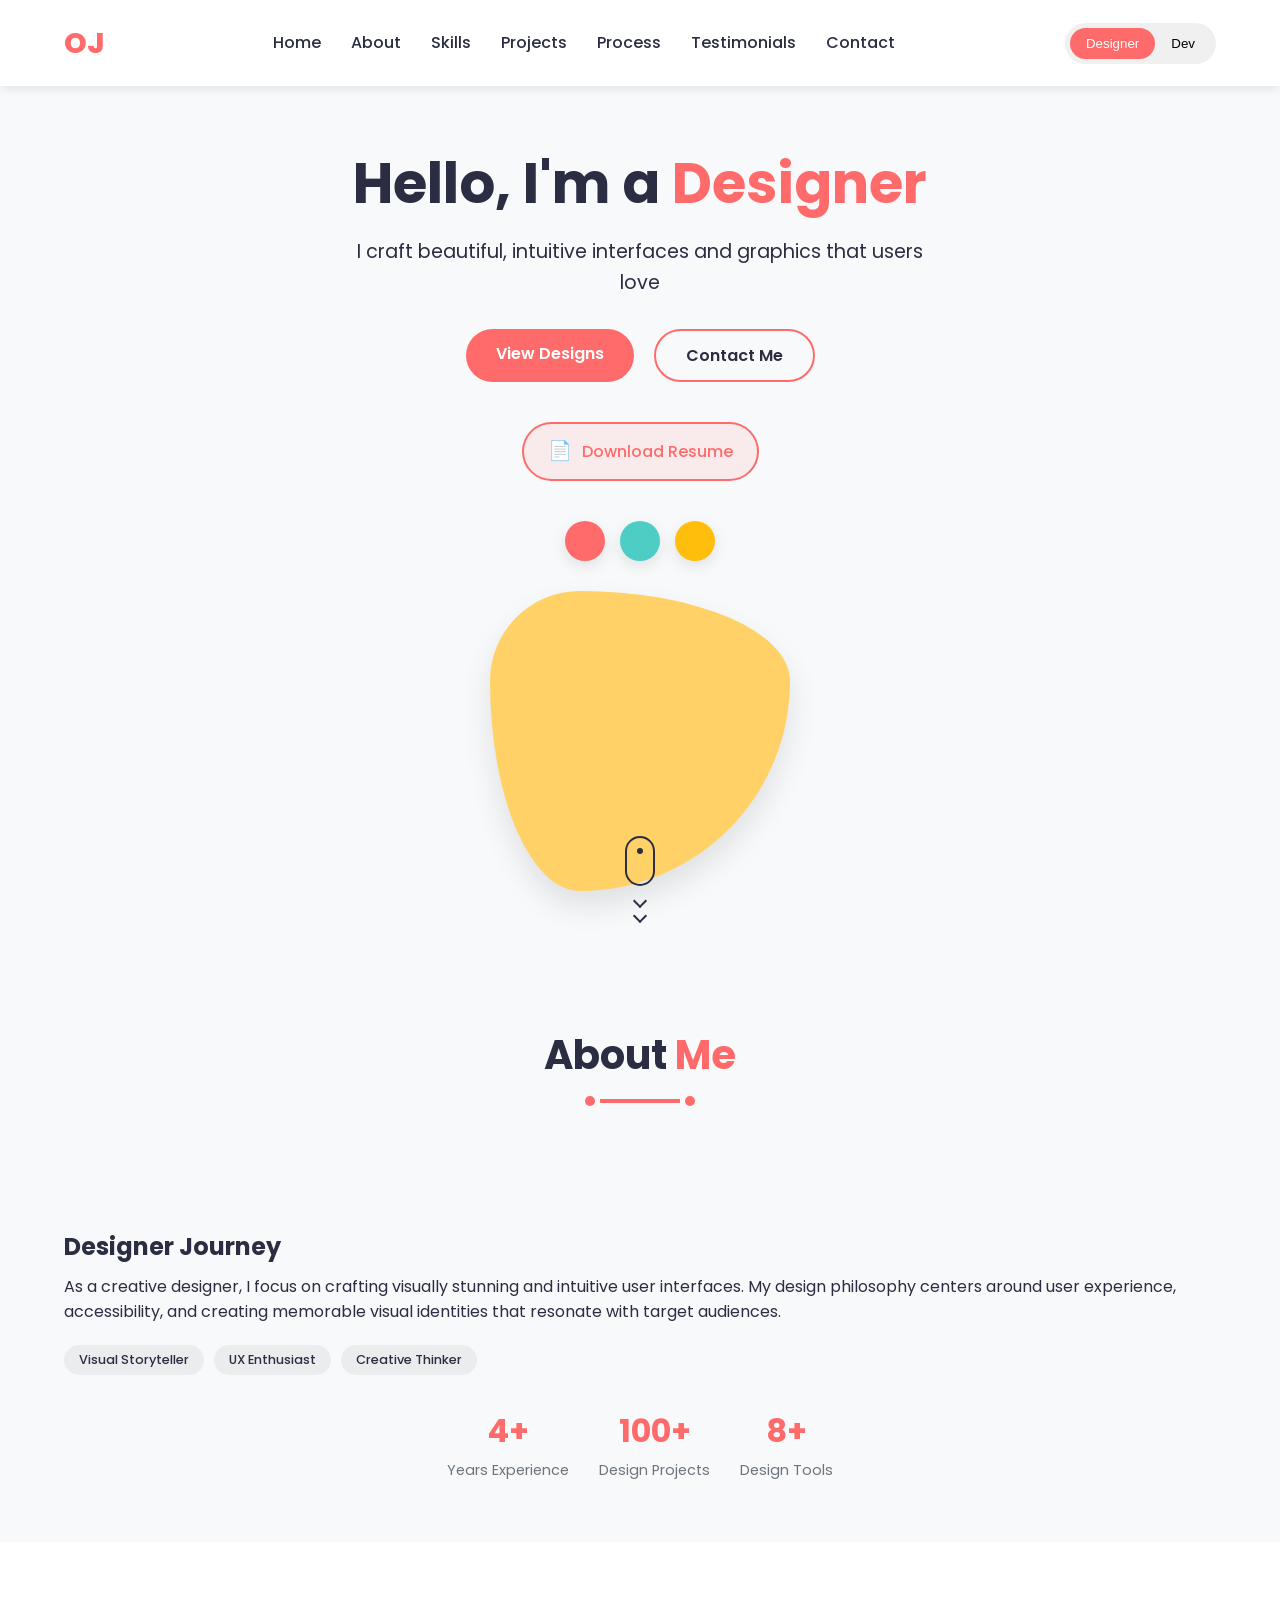
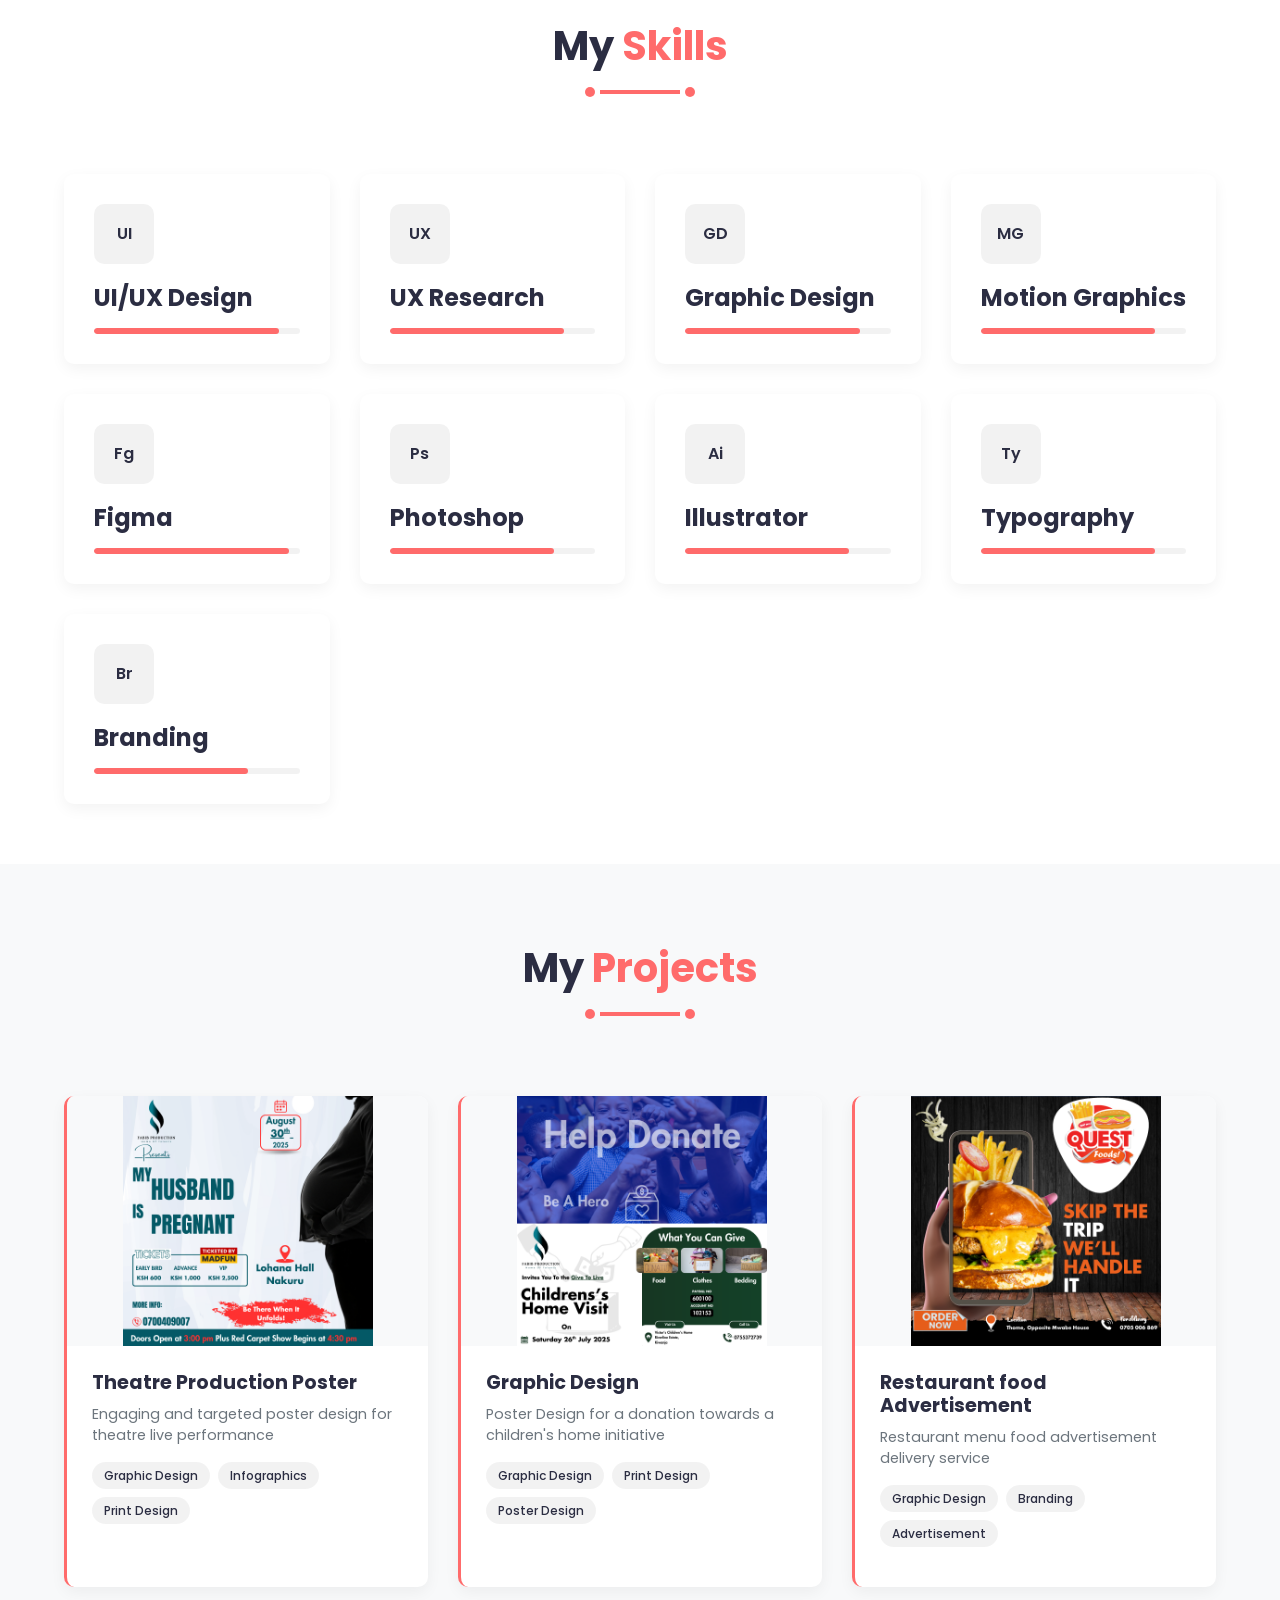
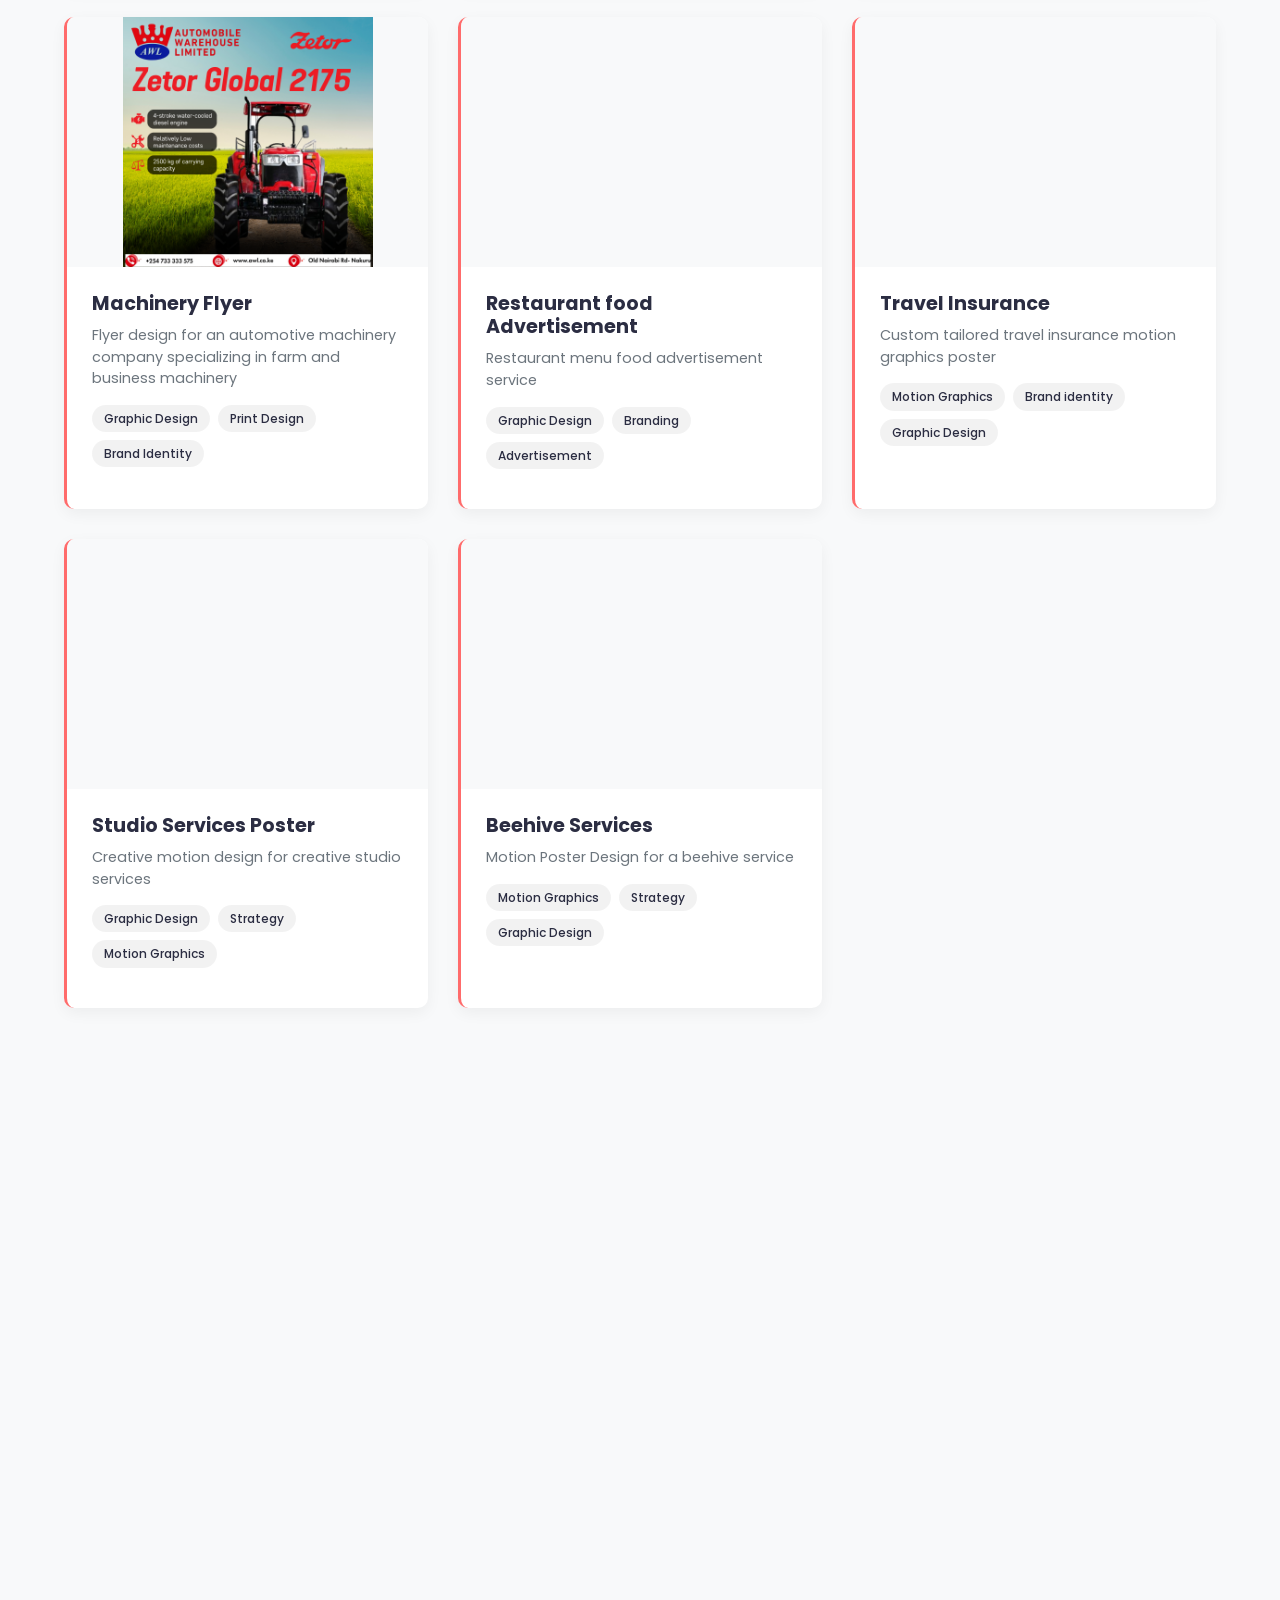
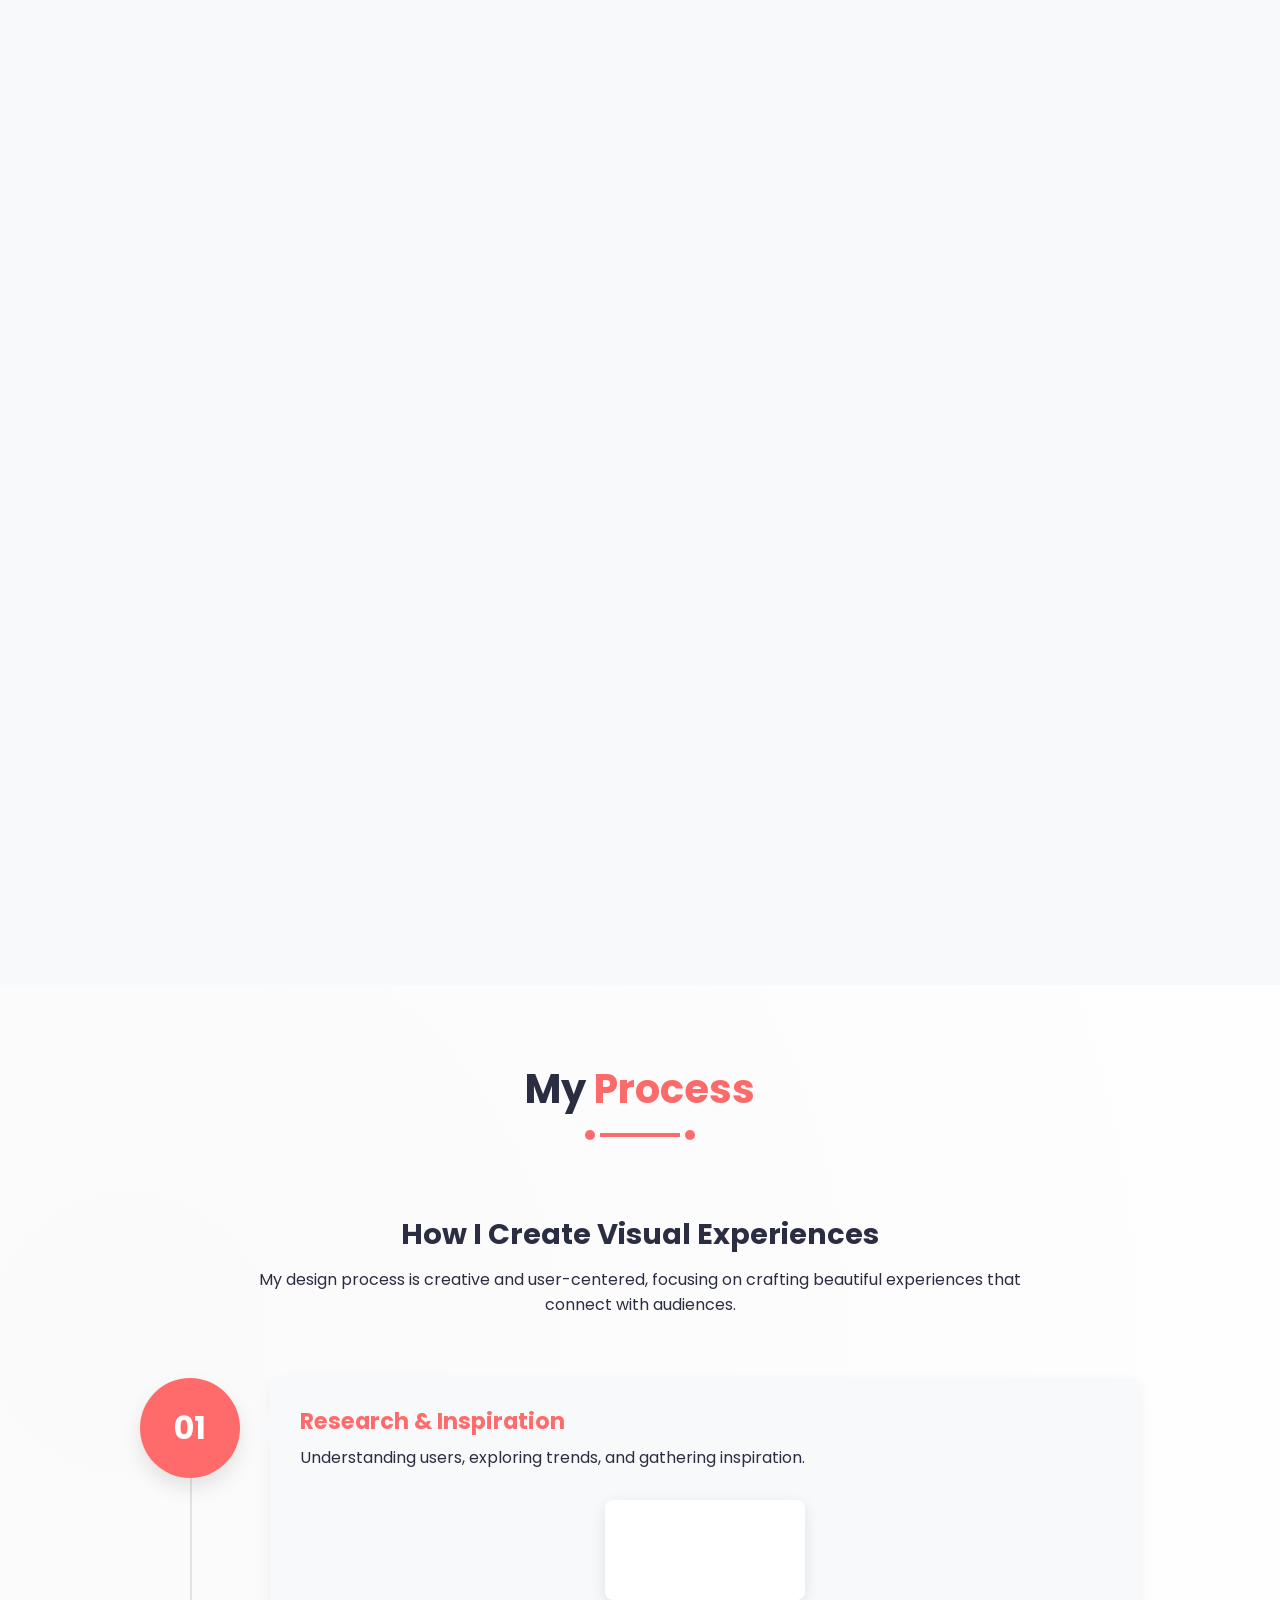
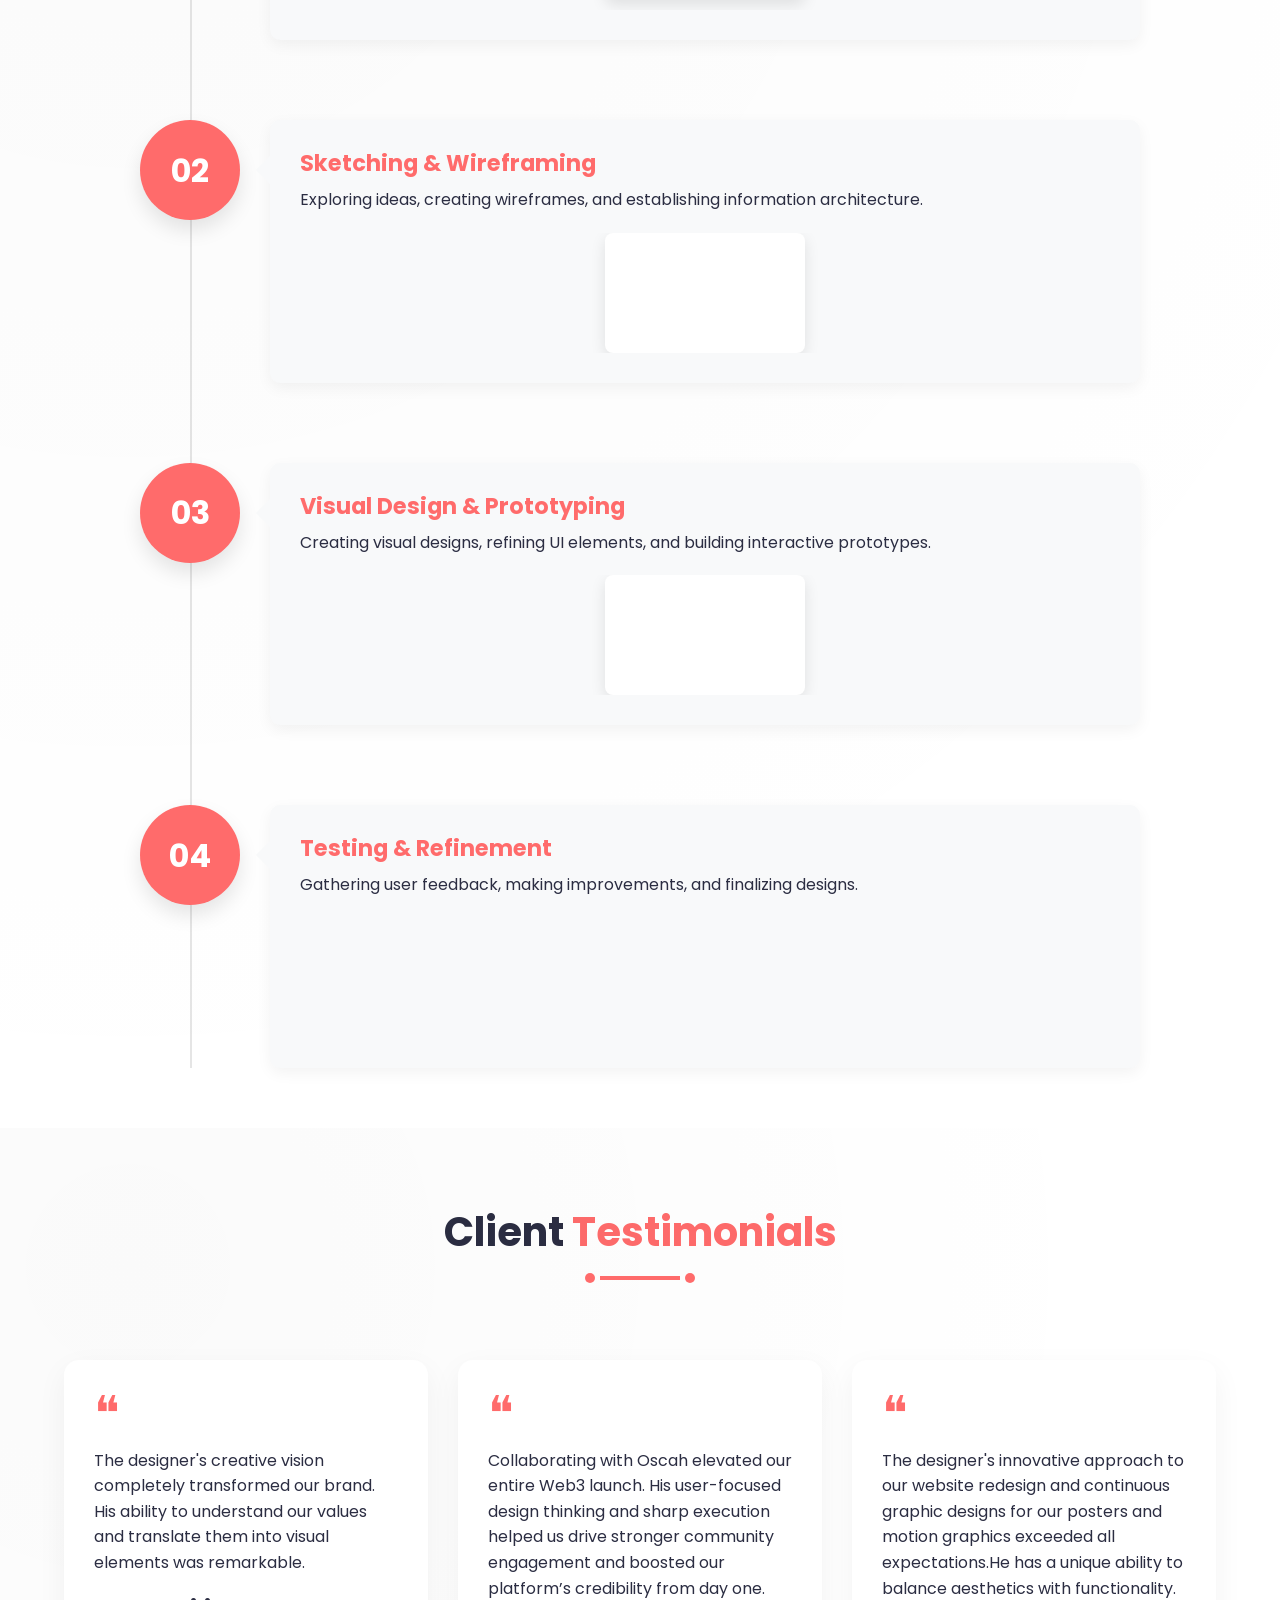
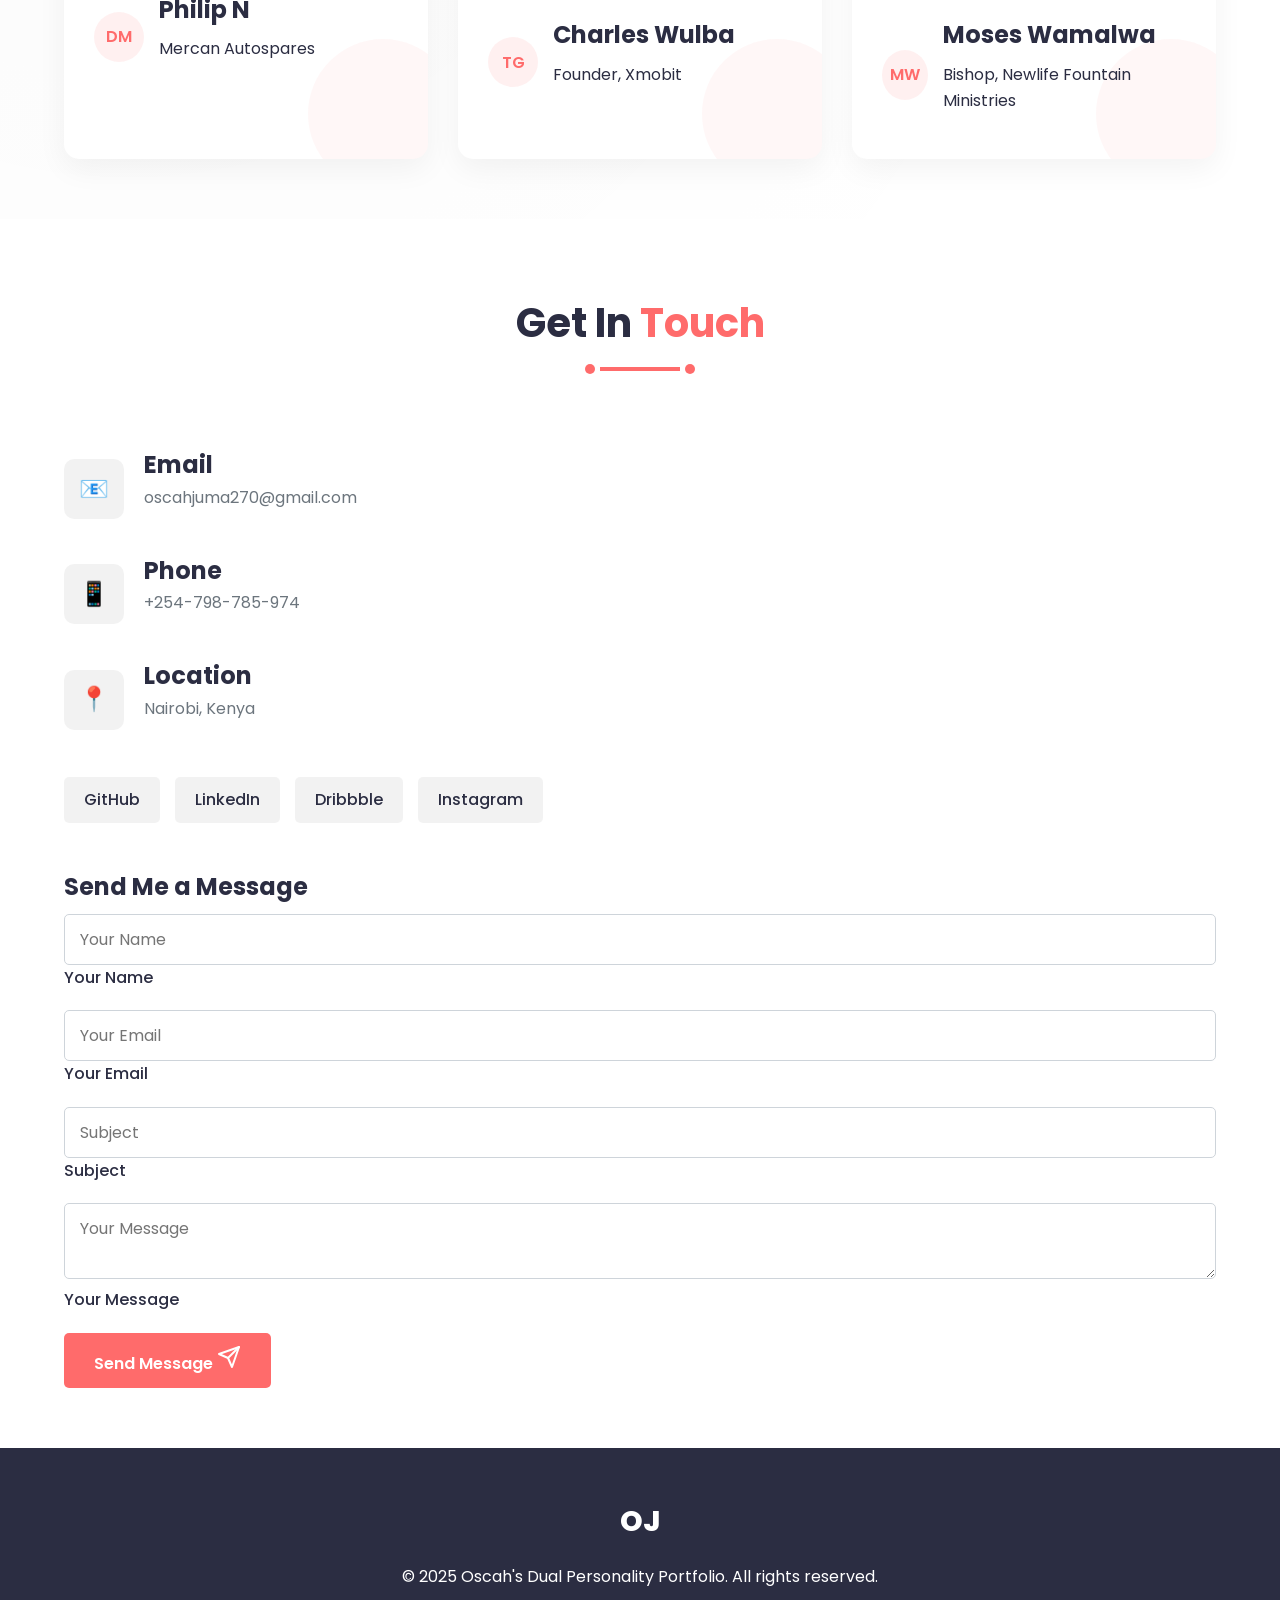
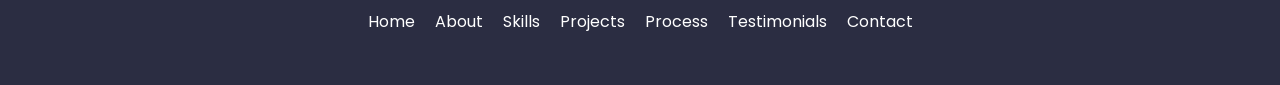
<file: index.html>
<!DOCTYPE html>
<html lang="en">
<head>
    <meta charset="UTF-8">
    <meta name="viewport" content="width=device-width, initial-scale=1.0">
    <title>Oscah's Dual Personality Portfolio</title>
    <link rel="stylesheet" href="./css/styles.css">
    <link rel="preconnect" href="https://fonts.googleapis.com">
    <link rel="preconnect" href="https://fonts.gstatic.com" crossorigin>
    <link href="https://fonts.googleapis.com/css2?family=Poppins:wght@300;400;500;600;700;800&display=swap" rel="stylesheet">
    <link rel="icon" href="Assets/icon/oj icon.png" type="image/png">
    <link rel="apple-touch-icon" href="Assets/icon/oj icon.png">
</head>
<body>
    <!-- Navigation -->
    <nav class="main-nav">
        <div class="logo">OJ</div>
        <div class="nav-toggle">
            <span></span>
            <span></span>
            <span></span>
        </div>
        <ul class="nav-links">
            <li><a href="#hero">Home</a></li>
            <li><a href="#about">About</a></li>
            <li><a href="#skills">Skills</a></li>
            <li><a href="#projects">Projects</a></li>
            <li><a href="#process">Process</a></li>
            <li><a href="#testimonials">Testimonials</a></li>
            <li><a href="#contact">Contact</a></li>
        </ul>
        <div class="persona-toggle">
            <button class="toggle-btn active" data-persona="designer">Designer</button>
            <button class="toggle-btn" data-persona="developer">Dev</button>
        </div>
    </nav>

    <!-- Hero Section -->
    <section id="hero" class="hero-section">
        <div class="hero-content">
            <div class="hero-text designer-content">
                <h1>Hello, I'm a <span class="highlight">Designer</span></h1>
                <p>I craft beautiful, intuitive interfaces and graphics that users love</p>
                <div class="hero-cta">
                    <a href="#projects" class="primary-btn">View Designs</a>
                    <a href="#contact" class="secondary-btn">Contact Me</a>
                    <a href="Assets/resume/Oscah_Juma Design_Resume.pdf" download="Oscah Design Resume.pdf" class="resume-btn designer-resume-btn">
                        <span class="resume-btn-icon">📄</span>
                        <span class="resume-btn-text">Download Resume</span>
                    </a>
                </div>
            </div>
            <div class="hero-text developer-content active">
                <h1>Hello, I'm a <span class="highlight">Developer</span></h1>
                <p>I build exceptional digital experiences with clean, efficient code</p>
                <div class="hero-cta">
                    <a href="#projects" class="primary-btn">View Projects</a>
                    <a href="#contact" class="secondary-btn">Contact Me</a>
                    <a href="Assets/resume/Dev Resume.pdf" download="Dev Resume.pdf" class="resume-btn developer-resume-btn">
                        <span class="resume-btn-icon">📄</span>
                        <span class="resume-btn-text">Download Resume</span>
                    </a>
                </div>
            </div>
        </div>
        <div class="hero-visual">
            <div class="developer-visual active">
                <div class="code-block">
                    <pre><code>
    function createExperience() {
      const skills = [
        'JavaScript', 
        'HTML/CSS',
        'React', 
        'Node.js'
      ];
      
      return skills.map(skill => 
        implement(skill, passion));
    }
                    </code></pre>
                </div>
            </div>
            <div class="designer-visual">
                <div class="design-elements">
                    <div class="color-palette">
                        <span class="color-dot" style="background-color: #ff6b6b;"></span>
                        <span class="color-dot" style="background-color: #4ecdc4;"></span>
                        <span class="color-dot" style="background-color: #ffbe0b;"></span>
                    </div>
                    <div class="shape-element"></div>
                </div>
            </div>
        </div>
        <div class="scroll-indicator">
            <div class="mouse">
                <div class="wheel"></div>
            </div>
            <div class="arrow">
                <span></span>
                <span></span>
            </div>
        </div>
    </section>

    <!-- About Section -->
    <section id="about" class="about-section">
        <div class="section-header">
            <h2>About <span class="highlight">Me</span></h2>
            <div class="section-divider"></div>
        </div>
        <div class="about-content">
            <div class="about-image">
   
</div>
                <div class="developer-content active">
                    <h3>Developer Journey</h3>
                    <p>As a passionate developer, I specialize in creating efficient, scalable, and 
                        maintainable code. With expertise in modern web technologies, I build applications 
                        that deliver exceptional user experiences while maintaining clean architecture and 
                        performance.
                    </p>
                    <div class="about-tags">
                        <span class="tag">Problem Solver</span>
                        <span class="tag">Clean Code Advocate</span>
                        <span class="tag">Performance Optimizer</span>
                    </div>
                    <div class="about-stats">
                        <div class="stat">
                            <span class="stat-number">3+</span>
                            <span class="stat-label">Years Experience</span>
                        </div>
                        <div class="stat">
                            <span class="stat-number">20+</span>
                            <span class="stat-label">Projects</span>
                        </div>
                        <div class="stat">
                            <span class="stat-number">10+</span>
                            <span class="stat-label">Technologies</span>
                        </div>
                    </div>
                </div>
                <div class="designer-content">
                    <h3>Designer Journey</h3>
                    <p>As a creative designer, I focus on crafting visually stunning and intuitive user interfaces.
                         My design philosophy centers around user experience, accessibility, and creating memorable visual
                          identities that resonate with target audiences.
                        </p>
                    <div class="about-tags">
                        <span class="tag">Visual Storyteller</span>
                        <span class="tag">UX Enthusiast</span>
                        <span class="tag">Creative Thinker</span>
                    </div>
                    <div class="about-stats">
                        <div class="stat">
                            <span class="stat-number">4+</span>
                            <span class="stat-label">Years Experience</span>
                        </div>
                        <div class="stat">
                            <span class="stat-number">100+</span>
                            <span class="stat-label">Design Projects</span>
                        </div>
                        <div class="stat">
                            <span class="stat-number">8+</span>
                            <span class="stat-label">Design Tools</span>
                        </div>
                    </div>
                </div>
            </div>
        </div>
    </section>

    <!-- Skills Section -->
    <section id="skills" class="skills-section">
        <div class="section-header">
            <h2>My <span class="highlight">Skills</span></h2>
            <div class="section-divider"></div>
        </div>
        <div class="skills-content">
            <div class="developer-content active">
                <div class="skills-grid">
                    <div class="skill-card">
                        <div class="skill-icon">JS</div>
                        <h3>JavaScript</h3>
                        <div class="skill-bar">
                            <div class="skill-progress" style="width: 90%"></div>
                        </div>
                    </div>
                    <div class="skill-card">
                        <div class="skill-icon">HTML</div>
                        <h3>HTML5</h3>
                        <div class="skill-bar">
                            <div class="skill-progress" style="width: 95%"></div>
                        </div>
                    </div>
                    <div class="skill-card">
                        <div class="skill-icon">CSS</div>
                        <h3>CSS3</h3>
                        <div class="skill-bar">
                            <div class="skill-progress" style="width: 85%"></div>
                        </div>
                    </div>
                    <div class="skill-card">
                        <div class="skill-icon">React</div>
                        <h3>React</h3>
                        <div class="skill-bar">
                            <div class="skill-progress" style="width: 80%"></div>
                        </div>
                    </div>
                    <div class="skill-card">
                        <div class="skill-icon">Node</div>
                        <h3>Node.js</h3>
                        <div class="skill-bar">
                            <div class="skill-progress" style="width: 75%"></div>
                        </div>
                    </div>
                    <div class="skill-card">
                        <div class="skill-icon">API</div>
                        <h3>RESTful APIs</h3>
                        <div class="skill-bar">
                            <div class="skill-progress" style="width: 85%"></div>
                        </div>
                    </div>
                </div>
            </div>
            <div class="designer-content">
                <div class="skills-grid">
                    <div class="skill-card">
                        <div class="skill-icon">UI</div>
                        <h3>UI/UX Design</h3>
                        <div class="skill-bar">
                            <div class="skill-progress" style="width: 90%"></div>
                        </div>
                    </div>
                    <div class="skill-card">
                        <div class="skill-icon">UX</div>
                        <h3>UX Research</h3>
                        <div class="skill-bar">
                            <div class="skill-progress" style="width: 85%"></div>
                        </div>
                    </div>
                    <div class="skill-card">
                        <div class="skill-icon">GD</div>
                        <h3>Graphic Design</h3>
                        <div class="skill-bar">
                            <div class="skill-progress" style="width: 85%"></div>
                        </div>
                    </div>
                    <div class="skill-card">
                        <div class="skill-icon">MG</div>
                        <h3>Motion Graphics</h3>
                        <div class="skill-bar">
                            <div class="skill-progress" style="width: 85%"></div>
                        </div>
                    </div>
                    <div class="skill-card">
                        <div class="skill-icon">Fg</div>
                        <h3>Figma</h3>
                        <div class="skill-bar">
                            <div class="skill-progress" style="width: 95%"></div>
                        </div>
                    </div>
                    <div class="skill-card">
                        <div class="skill-icon">Ps</div>
                        <h3>Photoshop</h3>
                        <div class="skill-bar">
                            <div class="skill-progress" style="width: 80%"></div>
                        </div>
                    </div>
                    <div class="skill-card">
                        <div class="skill-icon">Ai</div>
                        <h3>Illustrator</h3>
                        <div class="skill-bar">
                            <div class="skill-progress" style="width: 80%"></div>
                        </div>
                    </div>
                    <div class="skill-card">
                        <div class="skill-icon">Ty</div>
                        <h3>Typography</h3>
                        <div class="skill-bar">
                            <div class="skill-progress" style="width: 85%"></div>
                        </div>
                    </div>
                    <div class="skill-card">
                        <div class="skill-icon">Br</div>
                        <h3>Branding</h3>
                        <div class="skill-bar">
                            <div class="skill-progress" style="width: 75%"></div>
                        </div>
                    </div>
                </div>
            </div>
        </div>
    </section>

    <!-- Projects Section -->
    <section id="projects" class="projects-section">
        <div class="section-header">
            <h2>My <span class="highlight">Projects</span></h2>
            <div class="section-divider"></div>
        </div>
        <div class="projects-content">
            <div class="developer-content active">
                <div class="projects-grid">
                    <div class="project-card">
                        <div class="project-image">
                            <div class="image-placeholder">
                                <span><img src="./Assets/images/projects/ecommerce.jpg" alt="ecommerce"></span>
                            </div>
                        </div>
                        <div class="project-info">
                            <h3>E-Commerce Platform</h3>
                            <p>A full-stack e-commerce solution with payment processing and inventory management.</p>
                            <div class="project-tags">
                                <span class="tag">React</span>
                                <span class="tag">Node.js</span>
                                <span class="tag">MongoDB</span>
                            </div>
                            <div class="project-links">
                                <a href="#" class="project-link">View Project</a>
                                <a href="#" class="project-link">Source Code</a>
                            </div>
                        </div>
                    </div>
                    <div class="project-card">
                        <div class="project-image">
                            <div class="image-placeholder">
                                <span><img src="./Assets/images/projects/tasks.jpg" alt=""></span>
                            </div>
                        </div>
                        <div class="project-info">
                            <h3>Task Management App</h3>
                            <p>A productivity application with real-time updates and collaborative features.</p>
                            <div class="project-tags">
                                <span class="tag">JavaScript</span>
                                <span class="tag">Firebase</span>
                                <span class="tag">CSS Grid</span>
                            </div>
                            <div class="project-links">
                                <a href="#" class="project-link">View Project</a>
                                <a href="#" class="project-link">Source Code</a>
                            </div>
                        </div>
                    </div>
                    <div class="project-card">
                        <div class="project-image">
                            <div class="image-placeholder">
                                <span><img src="Assets/images/projects/analytics.png" alt=""></span>
                            </div>
                        </div>
                        <div class="project-info">
                            <h3>Analytics Dashboard</h3>
                            <p>Analytics dashboard for a consumable goods delivery and supply website</p>
                            <div class="project-tags">
                                <span class="tag">Next</span>
                                <span class="tag">Typescript</span>
                                <span class="tag">Tailwind</span>
                            </div>
                            <div class="project-links">
                                <a href="#" class="project-link">View Project</a>
                                <a href="#" class="project-link">Source Code</a>
                            </div>
                        </div>
                    </div>
                    <div class="project-card">
                        <div class="project-image">
                            <div class="image-placeholder">
                                <span><img src="Assets/images/projects/church1.png" alt=""></span>
                            </div>
                        </div>
                        <div class="project-info">
                            <h3>Ministry Website</h3>
                            <p>Church Website with contact integration and real time countdown on events and sermon updates</p>
                            <div class="project-tags">
                                <span class="tag">HTML5</span>
                                <span class="tag">CSS3</span>
                                <span class="tag">Javascript</span>
                                <span class="tag">PHP</span>
                                <span class="tag">API Integration</span>
                            </div>
                            <div class="project-links">
                                <a href="#" class="project-link">View Project</a>
                                <a href="#" class="project-link">Source Code</a>
                            </div>
                        </div>
                    </div>
                    <div class="project-card">
                        <div class="project-image">
                            <div class="image-placeholder">
                                <span><img src="Assets/images/projects/pux.png" alt=""></span>
                            </div>
                        </div>
                        <div class="project-info">
                            <h3>Creative & Media Agency website</h3>
                            <p>Full stack creative and Media Agency website with API integration and call scheduling functionality
                                with interactive animations and functionality.
                            </p>
                            <div class="project-tags">
                                <span class="tag">HTML5</span>
                                <span class="tag">CSS3</span>
                                <span class="tag">Javascript</span>
                                <span class="tag">API Integration</span>
                            </div>
                            <div class="project-links">
                                <a href="#" class="project-link">View Project</a>
                                <a href="#" class="project-link">Source Code</a>
                            </div>
                        </div>
                    </div>
                    <div class="project-card">
                        <div class="project-image">
                            <div class="image-placeholder">
                                <span><img src="Assets/images/projects/portfolio.png" alt=""></span>
                            </div>
                        </div>
                        <div class="project-info">
                            <h3>Designer Portfolio Website</h3>
                            <p>Simple Vanilla type Designer Website with amazing transitions and animations and wide range of creative features

                            </p>
                            <div class="project-tags">
                                <span class="tag">HTML5</span>
                                <span class="tag">CSS3</span>
                                <span class="tag">Javascript</span>
                            </div>
                            <div class="project-links">
                                <a href="#" class="project-link">View Project</a>
                                <a href="#" class="project-link">Source Code</a>
                            </div>
                        </div>
                    </div>
                </div>
            </div>

            
            <div class="designer-content">
                <div class="projects-grid">
                    <div class="project-card">
                        <div class="project-image">
                            <div class="image-placeholder">
                                <span><img src="Assets/images/projects/FABIB PRODUCTIONS-MY HUSBAND IS PREGNANT -Ticketed.png" alt=""></span>
                            </div>
                        </div>
                        <div class="project-info">
                            <h3>Theatre Production Poster</h3>
                            <p>Engaging and targeted poster design for theatre live performance</p>
                            <div class="project-tags">
                                <span class="tag">Graphic Design</span>
                                <span class="tag">Infographics</span>
                                <span class="tag">Print Design</span>
                            </div>
                        </div>
                    </div>
                    <div class="project-card">
                        <div class="project-image">
                            <div class="image-placeholder">
                                <span><img src="Assets/images/projects/give to live.png" alt=""></span>
                            </div>
                        </div>
                        <div class="project-info">
                            <h3>Graphic Design</h3>
                            <p>Poster Design for a donation towards a children's home initiative</p>
                            <div class="project-tags">
                                <span class="tag">Graphic Design</span>
                                <span class="tag">Print Design</span>
                                <span class="tag">Poster Design</span>
                            </div>
                        </div>
                    </div>
                    <div class="project-card">
                        <div class="project-image">
                            <div class="image-placeholder">
                                <span><img src="Assets/images/projects/Skip the Trip We’ll Handle It.png" alt=""></span>
                            </div>
                        </div>
                        <div class="project-info">
                            <h3>Restaurant food Advertisement</h3>
                            <p>Restaurant menu food advertisement delivery service</p>
                            <div class="project-tags">
                                <span class="tag">Graphic Design</span>
                                <span class="tag">Branding</span>
                                <span class="tag">Advertisement</span>
                            </div>
                        </div>
                    </div>
                    <div class="project-card">
                        <div class="project-image">
                            <div class="image-placeholder">
                                <span><img src="Assets/images/projects/Zetor Global 2175.png" alt=""></span>
                            </div>
                        </div>
                        <div class="project-info">
                            <h3>Machinery Flyer</h3>
                            <p>Flyer design for an automotive machinery company specializing in farm and business machinery</p>
                            <div class="project-tags">
                                <span class="tag">Graphic Design</span>
                                <span class="tag">Print Design</span>
                                <span class="tag">Brand Identity</span>
                            </div>
                        </div>
                    </div>
                    <div class="project-card">
                        <div class="project-image">
                            <div class="image-placeholder">
                                <span><video src="Assets/images/projects/Curry.mp4" autoplay muted loop playsinline></video></span>
                            </div>
                        </div>
                        <div class="project-info">
                            <h3>Restaurant food Advertisement</h3>
                            <p>Restaurant menu food advertisement service</p>
                            <div class="project-tags">
                                <span class="tag">Graphic Design</span>
                                <span class="tag">Branding</span>
                                <span class="tag">Advertisement</span>
                            </div>
                        </div>
                    </div>
                    <div class="project-card">
                        <div class="project-image">
                            <div class="image-placeholder">
                                <span><video src="Assets/images/projects/Wander far.mp4" autoplay muted loop playsinline></video></span>
                            </div>
                        </div>
                        <div class="project-info">
                            <h3>Travel Insurance</h3>
                            <p>Custom tailored travel insurance motion graphics poster</p>
                            <div class="project-tags">
                                <span class="tag">Motion Graphics</span>
                                <span class="tag">Brand identity</span>
                                <span class="tag">Graphic Design</span>
                            </div>
                        </div>
                    </div>
                    <div class="project-card">
                        <div class="project-image">
                            <div class="image-placeholder">
                                <span><video src="Assets/images/projects/all suite.mp4" autoplay muted loop playsinline></video></span>
                            </div>
                        </div>
                        <div class="project-info">
                            <h3>Studio Services Poster</h3>
                            <p>Creative motion design for creative studio services </p>
                            <div class="project-tags">
                                <span class="tag">Graphic Design</span>
                                <span class="tag">Strategy</span>
                                <span class="tag">Motion Graphics</span>
                            </div>
                        </div>
                    </div>
                    <div class="project-card">
                        <div class="project-image">
                            <div class="image-placeholder">
                                <span><video src="Assets/images/projects/A Hive So Strong, Nature Trusts It..mp4" autoplay muted loop playsinline></video></span>
                            </div>
                        </div>
                        <div class="project-info">
                            <h3>Beehive Services</h3>
                            <p>Motion Poster Design for a beehive service</p>
                            <div class="project-tags">
                                <span class="tag">Motion Graphics</span>
                                <span class="tag">Strategy</span>
                                <span class="tag">Graphic Design</span>
                            </div>
                        </div>
                    </div>
                    <div class="project-card">
                        <div class="project-image">
                            <div class="image-placeholder">
                                <span><video src="Assets/images/projects/Cultivating Beauty, One Pot at a Time.mp4" autoplay muted loop playsinline></video></span>
                            </div>
                        </div>
                        <div class="project-info">
                            <h3>Flower Pots Services</h3>
                            <p>Creative poster showing a flower post structure and the services</p>
                            <div class="project-tags">
                                <span class="tag">Graphic Design</span>
                                <span class="tag">Branding</span>
                                <span class="tag">Infographics</span>
                            </div>
                        </div>
                    </div>
                    <div class="project-card">
                        <div class="project-image">
                            <div class="image-placeholder">
                                <span><video src="Assets/images/projects/Designs That Speak Louder Than Words.mp4" autoplay muted loop playsinline></video></span>
                            </div>
                        </div>
                        <div class="project-info">
                            <h3>ICT firm design services</h3>
                            <p>Motion Graphics poster for an ICT firm on design services</p>
                            <div class="project-tags">
                                <span class="tag">Infographics</span>
                                <span class="tag">Graphic Design</span>
                                <span class="tag">Motion Graphics</span>
                            </div>
                        </div>
                    </div>
                    <div class="project-card">
                        <div class="project-image">
                            <div class="image-placeholder">
                                <span><video src="Assets/images/projects/From Springs to Sips Naturally.mp4" autoplay muted loop playsinline></video></span>
                            </div>
                        </div>
                        <div class="project-info">
                            <h3>Water Delivery Services</h3>
                            <p>Animated poster for a water delivery service company</p>
                            <div class="project-tags">
                                <span class="tag">Graphic Design</span>
                                <span class="tag">Brand Identity</span>
                                <span class="tag">Motion Graphics</span>
                            </div>
                        </div>
                    </div>
                    <div class="project-card">
                        <div class="project-image">
                            <div class="image-placeholder">
                                <span><video src="Assets/images/projects/healing begins (2).mp4" autoplay muted loop playsinline></video></span>
                            </div>
                        </div>
                        <div class="project-info">
                            <h3>Mental Health </h3>
                            <p>Educational Poster on mental health</p>
                            <div class="project-tags">
                                <span class="tag">Graphic Design</span>
                                <span class="tag">Educational</span>
                                <span class="tag">Infographics</span>
                            </div>
                        </div>
                    </div>
                    <div class="project-card">
                        <div class="project-image">
                            <div class="image-placeholder">
                                <span><video src="Assets/images/projects/Home Insurance.mp4" autoplay muted loop playsinline></video></span>
                            </div>
                        </div>
                        <div class="project-info">
                            <h3>Home Insurance</h3>
                            <p>Custom Home insurance poster for an insurance company</p>
                            <div class="project-tags">
                                <span class="tag">Graphic Design</span>
                                <span class="tag">Brand Identity</span>
                                <span class="tag">Motion</span>
                            </div>
                        </div>
                    </div>
                    <div class="project-card">
                        <div class="project-image">
                            <div class="image-placeholder">
                                <span><video src="Assets/images/projects/we bring back the beat.mp4" autoplay muted loop playsinline></video></span>
                            </div>
                        </div>
                        <div class="project-info">
                            <h3>Car accessories</h3>
                            <p>Animated poster for car accessory repair services</p>
                            <div class="project-tags">
                                <span class="tag">Brand Identity</span>
                                <span class="tag">Motion Graphics</span>
                                <span class="tag">Graphic design</span>
                            </div>
                        </div>
                    </div>
                    <div class="project-card">
                        <div class="project-image">
                            <div class="image-placeholder">
                                <span><video src="Assets/images/projects/Life’s Better with Extra Sauce..mp4" autoplay muted loop playsinline></video></span>
                            </div>
                        </div>
                        <div class="project-info">
                            <h3>Food Service Animated poster</h3>
                            <p>Animated food poster for a restaurant with delivery services</p>
                            <div class="project-tags">
                                <span class="tag">Motion Graphics</span>
                                <span class="tag">Brand Identity</span>
                                <span class="tag">Graphic Design</span>
                            </div>
                        </div>
                    </div>
                    <div class="project-card">
                        <div class="project-image">
                            <div class="image-placeholder">
                                <span><video src="Assets/images/projects/If the Mind Struggles, Everything Struggles..mp4" autoplay muted loop playsinline></video></span>
                            </div>
                        </div>
                        <div class="project-info">
                            <h3>Mental Health Awareness</h3>
                            <p>Educational mental health awareness poster</p>
                            <div class="project-tags">
                                <span class="tag">Motion graphics</span>
                                <span class="tag">Educational</span>
                                <span class="tag">Infographics</span>
                            </div>
                        </div>
                    </div>
                    <div class="project-card">
                        <div class="project-image">
                            <div class="image-placeholder">
                                <span><video src="Assets/images/projects/Need a Smooth Way to Get Paid from Anywhere.mp4" autoplay muted loop playsinline></video></span>
                            </div>
                        </div>
                        <div class="project-info">
                            <h3>ICT firm Ecommerce Services</h3>
                            <p>Ecommerce web services for an ICT company</p>
                            <div class="project-tags">
                                <span class="tag">Graphic Design</span>
                                <span class="tag">Motion Graphics</span>
                                <span class="tag">Brand Identity</span>
                            </div>
                        </div>
                    </div>
                    <div class="project-card">
                        <div class="project-image">
                            <div class="image-placeholder">
                                <span><video src="Assets/images/projects/WE support less privileged children in africa.mp4" autoplay muted loop playsinline></video></span>
                            </div>
                        </div>
                        <div class="project-info">
                            <h3>Children Support Initiative</h3>
                            <p>Animated poster design for an initiative to hold donations to support children in africa</p>
                            <div class="project-tags">
                                <span class="tag">Motion Graphics</span>
                                <span class="tag">Infographics</span>
                                <span class="tag">Graphic Design</span>
                            </div>
                        </div>
                    </div>
                </div>
            </div>
        </div>
    </section>

    <!-- Work Process Section -->
    <section id="process" class="process-section">
        <div class="section-header">
            <h2>My <span class="highlight">Process</span></h2>
            <div class="section-divider"></div>
        </div>
        <div class="process-content">
            <!-- Developer Process -->
            <div class="developer-content active">
                <div class="process-intro">
                    <h3>How I Build Digital Solutions</h3>
                    <p>My development process is methodical and focused on creating efficient, scalable 
                        solutions that solve real problems.
                    </p>
                </div>
                <div class="process-timeline">
                    <div class="process-step" data-step="1">
                        <div class="step-number">01</div>
                        <div class="step-content">
                            <h4>Discovery & Planning</h4>
                            <p>Understanding requirements, defining scope, and planning architecture.</p>
                            <div class="step-icon">
                                <div class="code-snippet">
                                    <span class="code-line">function planProject() {</span>
                                    <span class="code-line">  analyze(requirements);</span>
                                    <span class="code-line">  define(architecture);</span>
                                    <span class="code-line">}</span>
                                </div>
                            </div>
                        </div>
                    </div>
                    <div class="process-step" data-step="2">
                        <div class="step-number">02</div>
                        <div class="step-content">
                            <h4>Development & Testing</h4>
                            <p>Writing clean code, implementing features, and ensuring quality through testing.</p>
                            <div class="step-icon">
                                <div class="code-snippet">
                                    <span class="code-line">function buildFeature() {</span>
                                    <span class="code-line">  writeCode();</span>
                                    <span class="code-line">  runTests();</span>
                                    <span class="code-line">}</span>
                                </div>
                            </div>
                        </div>
                    </div>
                    <div class="process-step" data-step="3">
                        <div class="step-number">03</div>
                        <div class="step-content">
                            <h4>Optimization & Deployment</h4>
                            <p>Refining performance, ensuring security, and deploying to production.</p>
                            <div class="step-icon">
                                <div class="code-snippet">
                                    <span class="code-line">function deployProject() {</span>
                                    <span class="code-line">  optimize(performance);</span>
                                    <span class="code-line">  launch(product);</span>
                                    <span class="code-line">}</span>
                                </div>
                            </div>
                        </div>
                    </div>
                    <div class="process-step" data-step="4">
                        <div class="step-number">04</div>
                        <div class="step-content">
                            <h4>Maintenance & Iteration</h4>
                            <p>Monitoring performance, gathering feedback, and implementing improvements.</p>
                            <div class="step-icon">
                                <div class="code-snippet">
                                    <span class="code-line">function evolveProduct() {</span>
                                    <span class="code-line">  gatherFeedback();</span>
                                    <span class="code-line">  implementUpdates();</span>
                                    <span class="code-line">}</span>
                                </div>
                            </div>
                        </div>
                    </div>
                </div>
            </div>

            <!-- Designer Process -->
            <div class="designer-content">
                <div class="process-intro">
                    <h3>How I Create Visual Experiences</h3>
                    <p>My design process is creative and user-centered, focusing on crafting beautiful experiences
                         that connect with audiences.
                        </p>
                </div>
                <div class="process-timeline">
                    <div class="process-step" data-step="1">
                        <div class="step-number">01</div>
                        <div class="step-content">
                            <h4>Research & Inspiration</h4>
                            <p>Understanding users, exploring trends, and gathering inspiration.</p>
                            <div class="step-icon">
                                <div class="design-element">
                                    <div class="mood-board">
                                        <span class="inspiration-dot" style="background-color: #ff6b6b;"></span>
                                        <span class="inspiration-dot" style="background-color: #4ecdc4;"></span>
                                        <span class="inspiration-dot" style="background-color: #ffbe0b;"></span>
                                        <span class="inspiration-square"></span>
                                    </div>
                                </div>
                            </div>
                        </div>
                    </div>
                    <div class="process-step" data-step="2">
                        <div class="step-number">02</div>
                        <div class="step-content">
                            <h4>Sketching & Wireframing</h4>
                            <p>Exploring ideas, creating wireframes, and establishing information architecture.</p>
                            <div class="step-icon">
                                <div class="design-element">
                                    <div class="wireframe">
                                        <div class="wireframe-header"></div>
                                        <div class="wireframe-content">
                                            <div class="wireframe-block"></div>
                                            <div class="wireframe-block"></div>
                                        </div>
                                    </div>
                                </div>
                            </div>
                        </div>
                    </div>
                    <div class="process-step" data-step="3">
                        <div class="step-number">03</div>
                        <div class="step-content">
                            <h4>Visual Design & Prototyping</h4>
                            <p>Creating visual designs, refining UI elements, and building interactive prototypes.</p>
                            <div class="step-icon">
                                <div class="design-element">
                                    <div class="prototype">
                                        <div class="prototype-screen"></div>
                                        <div class="prototype-button"></div>
                                    </div>
                                </div>
                            </div>
                        </div>
                    </div>
                    <div class="process-step" data-step="4">
                        <div class="step-number">04</div>
                        <div class="step-content">
                            <h4>Testing & Refinement</h4>
                            <p>Gathering user feedback, making improvements, and finalizing designs.</p>
                            <div class="step-icon">
                                <div class="design-element">
                                    <div class="feedback-element">
                                        <div class="feedback-circle"></div>
                                        <div class="feedback-line"></div>
                                    </div>
                                </div>
                            </div>
                        </div>
                    </div>
                </div>
            </div>
        </div>
    </section>

    <!-- Testimonials Section -->
    <section id="testimonials" class="testimonials-section">
        <div class="section-header">
            <h2>Client <span class="highlight">Testimonials</span></h2>
            <div class="section-divider"></div>
        </div>
        <div class="testimonials-content">
            <div class="developer-content active">
                <div class="testimonials-container">
                    <div class="testimonial-controls">
                        <button class="testimonial-arrow prev-testimonial">←</button>
                        <button class="testimonial-arrow next-testimonial">→</button>
                    </div>
                    <div class="testimonials-slider">
                        <div class="testimonial-card active">
                            <div class="testimonial-header">
                                <div class="testimonial-avatar">
                                    <div class="avatar-placeholder">AW</div>
                                </div>
                                <div class="testimonial-meta">
                                    <h3>Amos Wachira</h3>
                                    <p>CEO, Blu Nova Tech</p>
                                </div>
                            </div>
                            <div class="testimonial-body">
                                <div class="testimonial-quote">"</div>
                                <p>Working with this developer was an exceptional experience. The code quality was 
                                    outstanding, and the project was delivered ahead of schedule. His problem-solving
                                     skills saved us countless hours of debugging.
                                    </p>
                                <div class="testimonial-rating">
                                    <span>★</span><span>★</span><span>★</span><span>★</span><span>★</span>
                                </div>
                            </div>
                            <div class="testimonial-code-decoration">
                                <span>&lt;/<span>
                                <span>></span>
                                <span>{}</span>
                                <span>()</span>
                            </div>
                        </div>
                        <div class="testimonial-card">
                            <div class="testimonial-header">
                                <div class="testimonial-avatar">
                                    <div class="avatar-placeholder">SN</div>
                                </div>
                                <div class="testimonial-meta">
                                    <h3>Stella</h3>
                                    <p>Product Manager, OCN</p>
                                </div>
                            </div>
                            <div class="testimonial-body">
                                <div class="testimonial-quote">"</div>
                                <p>The developer's attention to detail and commitment to clean, maintainable code was
                                     impressive. He not only met our requirements but also suggested improvements
                                      that enhanced the overall product.</p>
                                <div class="testimonial-rating">
                                    <span>★</span><span>★</span><span>★</span><span>★</span><span>★</span>
                                </div>
                            </div>
                            <div class="testimonial-code-decoration">
                                <span>&lt;/<span>
                                <span>></span>
                                <span>{}</span>
                                <span>()</span>
                            </div>
                        </div>
                        <div class="testimonial-card">
                            <div class="testimonial-header">
                                <div class="testimonial-avatar">
                                    <div class="avatar-placeholder">EW</div>
                                </div>
                                <div class="testimonial-meta">
                                    <h3>Edward</h3>
                                    <p>Software Engineer</p>
                                </div>
                            </div>
                            <div class="testimonial-body">
                                <div class="testimonial-quote">"</div>
                                <p>I've worked with many developers, but few have the technical expertise and communication
                                     skills that this developer possesses. He transformed our complex requirements into
                                      elegant, efficient code.</p>
                                <div class="testimonial-rating">
                                    <span>★</span><span>★</span><span>★</span><span>★</span><span>★</span>
                                </div>
                            </div>
                            <div class="testimonial-code-decoration">
                                <span>&lt;/<span>
                                <span>></span>
                                <span>{}</span>
                                <span>()</span>
                            </div>
                        </div>
                    </div>
                    <div class="testimonial-dots">
                        <span class="dot active" data-index="0"></span>
                        <span class="dot" data-index="1"></span>
                        <span class="dot" data-index="2"></span>
                    </div>
                </div>
            </div>
            <div class="designer-content">
                <div class="testimonials-grid">
                    <div class="designer-testimonial">
                        <div class="designer-testimonial-content">
                            <div class="designer-quote-mark">❝</div>
                            <p>The designer's creative vision completely transformed our brand. His ability to understand
                                 our values and translate them into visual elements was remarkable.</p>
                            <div class="designer-client-info">
                                <div class="designer-client-avatar">
                                    <div class="avatar-placeholder">DM</div>
                                </div>
                                <div>
                                    <h3>Philip N</h3>
                                    <p>Mercan Autospares</p>
                                </div>
                            </div>
                        </div>
                        <div class="designer-testimonial-decoration"></div>
                    </div>
                    <div class="designer-testimonial">
                        <div class="designer-testimonial-content">
                            <div class="designer-quote-mark">❝</div>
                            <p>Collaborating with Oscah elevated our entire Web3 launch. 
                                His user-focused design thinking and sharp execution helped 
                                us drive stronger community engagement and boosted our platform’s 
                                credibility from day one.
                            </p>
                            <div class="designer-client-info">
                                <div class="designer-client-avatar">
                                    <div class="avatar-placeholder">TG</div>
                                </div>
                                <div>
                                    <h3>Charles Wulba</h3>
                                    <p>Founder, Xmobit</p>
                                </div>
                            </div>
                        </div>
                        <div class="designer-testimonial-decoration"></div>
                    </div>
                    <div class="designer-testimonial">
                        <div class="designer-testimonial-content">
                            <div class="designer-quote-mark">❝</div>
                            <p>The designer's innovative approach to our website redesign and continuous graphic designs for our 
                                posters and motion graphics exceeded all expectations.He has a unique ability to balance
                                 aesthetics with functionality.
                                </p>
                            <div class="designer-client-info">
                                <div class="designer-client-avatar">
                                    <div class="avatar-placeholder">MW</div>
                                </div>
                                <div>
                                    <h3>Moses Wamalwa</h3>
                                    <p>Bishop, Newlife Fountain Ministries</p>
                                </div>
                            </div>
                        </div>
                        <div class="designer-testimonial-decoration"></div>
                    </div>
                </div>
            </div>
        </div>
    </section>

    <!-- Contact Section -->
    <section id="contact" class="contact-section">
        <div class="section-header">
            <h2>Get In <span class="highlight">Touch</span></h2>
            <div class="section-divider"></div>
        </div>
        <div class="contact-content">
            <div class="contact-info">
                <div class="contact-item">
                    <div class="contact-icon">📧</div>
                    <div class="contact-detail">
                        <h3>Email</h3>
                        <p>oscahjuma270@gmail.com</p>
                    </div>
                </div>
                <div class="contact-item">
                    <div class="contact-icon">📱</div>
                    <div class="contact-detail">
                        <h3>Phone</h3>
                        <p>+254-798-785-974</p>
                    </div>
                </div>
                <div class="contact-item">
                    <div class="contact-icon">📍</div>
                    <div class="contact-detail">
                        <h3>Location</h3>
                        <p>Nairobi, Kenya</p>
                    </div>
                </div>
                <div class="social-links">
                    <a href="https://github.com/Oscah-jay" class="social-link">GitHub</a>
                    <a href="https://www.linkedin.com/in/oscah-juma-042295226/" class="social-link">LinkedIn</a>
                    <a href="https://dribbble.com/proph-fet" class="social-link">Dribbble</a>
                    <a href="https://www.instagram.com/proph_fet/" class="social-link">Instagram</a>
                </div>
            </div>

            <div class="contact-form slide-in-right">
                <h3>Send Me a Message</h3>
                <form id="contact-form" action="https://api.web3forms.com/submit" method="POST">
                    <input type="hidden" name="access_key" value="4dac1c3b-9e16-401f-9373-75c055b75afa">
                    
                    <input type="hidden" name="subject" value="New Contact Form Submission from your Portfolio">
                    
                    <input type="hidden" name="redirect" value="https://web3forms.com/success">
                    
                    <!-- Honeypot field to prevent spam -->
                    <input type="checkbox" name="botcheck" class="hidden" style="display: none;">
                    
                    <div class="form-group">
                        <input type="text" id="name" name="name" placeholder="Your Name" required>
                        <label for="name">Your Name</label>
                    </div>
                    <div class="form-group">
                        <input type="email" id="email" name="email" placeholder="Your Email" required>
                        <label for="email">Your Email</label>
                    </div>
                    <div class="form-group">
                        <input type="text" id="subject-field" name="subject-field" placeholder="Subject" required>
                        <label for="subject-field">Subject</label>
                    </div>
                    <div class="form-group">
                        <textarea id="message" name="message" placeholder="Your Message" required></textarea>
                        <label for="message">Your Message</label>
                    </div>
                    <div id="form-status" class="form-status"></div>
                    <button type="submit" class="submit-button">
                        <span>Send Message</span>
                        <svg xmlns="http://www.w3.org/2000/svg" width="24" height="24" viewBox="0 0 24 24" fill="none" stroke="currentColor" stroke-width="2" stroke-linecap="round" stroke-linejoin="round"><line x1="22" y1="2" x2="11" y2="13"></line><polygon points="22 2 15 22 11 13 2 9 22 2"></polygon></svg>
                    </button>
                </form>
            </div>
            </div>
        </div>
    </section>

    <!-- Footer -->
    <footer class="main-footer">
        <div class="footer-content">
            <div class="footer-logo">OJ</div>
            <p class="copyright">© 2025 Oscah's Dual Personality Portfolio. All rights reserved.</p>
            <div class="footer-links">
                <a href="#hero">Home</a>
                <a href="#about">About</a>
                <a href="#skills">Skills</a>
                <a href="#projects">Projects</a>
                <a href="#process">Process</a>
                <a href="#testimonials">Testimonials</a>
                <a href="#contact">Contact</a>
            </div>
        </div>
    </footer>

    <script src="./js/script.js"></script>
</body>
</html>
</file>
<file: css/styles.css>
/* Base Styles */
:root {
  /* Common Variables */
  --font-primary: "Poppins", sans-serif;
  --transition-slow: 0.5s cubic-bezier(0.65, 0, 0.35, 1);
  --transition-medium: 0.3s cubic-bezier(0.65, 0, 0.35, 1);
  --transition-fast: 0.2s cubic-bezier(0.65, 0, 0.35, 1);

  /* Developer Mode Variables */
  --dev-primary: #1e3a8a;
  --dev-secondary: #3a0ca3;
  --dev-accent: #4cc9f0;
  --dev-text: #2b2d42;
  --dev-background: #f8f9fa;
  --dev-card-bg: #ffffff;
  --dev-primary-rgb: 30, 58, 138;

  /* Designer Mode Variables */
  --design-primary: #ff6b6b;
  --design-secondary: #f06595;
  --design-accent: #ffd166;
  --design-text: #2b2d42;
  --design-background: #f8f9fa;
  --design-card-bg: #ffffff;
  --design-primary-rgb: 255, 107, 107;

  /* Active Theme (default: developer) */
  --primary: var(--dev-primary);
  --secondary: var(--dev-secondary);
  --accent: var(--dev-accent);
  --text: var(--dev-text);
  --background: var(--dev-background);
  --card-bg: var(--dev-card-bg);
}

* {
  margin: 0;
  padding: 0;
  box-sizing: border-box;
}

html {
  scroll-behavior: smooth;
  font-size: 16px;
}

body {
  font-family: var(--font-primary);
  color: var(--text);
  background-color: var(--background);
  line-height: 1.6;
  overflow-x: hidden;
  width: 100%;
  max-width: 100%;
}

a {
  text-decoration: none;
  color: inherit;
}

ul {
  list-style: none;
}

img {
  max-width: 100%;
  height: auto;
}

/* Typography */
h1,
h2,
h3,
h4,
h5,
h6 {
  font-weight: 700;
  line-height: 1.2;
}

h1 {
  font-size: 3.5rem;
  margin-bottom: 1rem;
}

h2 {
  font-size: 2.5rem;
  margin-bottom: 1rem;
}

h3 {
  font-size: 1.5rem;
  margin-bottom: 0.75rem;
}

p {
  margin-bottom: 1rem;
}

.highlight {
  color: var(--primary);
}

/* Layout - Modified for uniform scroll */
section {
  padding: 80px 5% 60px 5%; /* Reduced bottom padding */
  min-height: auto; /* Remove min-height constraint */
  display: flex;
  flex-direction: column;
  justify-content: flex-start; /* Changed from center to flex-start */
  width: 100%;
  overflow-x: hidden;
}

/* Special handling for hero section */
#hero {
  min-height: 100vh;
  justify-content: center;
  padding-top: 150px;
}

.section-header {
  text-align: center;
  margin-bottom: 60px;
}

.section-divider {
  width: 80px;
  height: 4px;
  background-color: var(--primary);
  margin: 20px auto;
  position: relative;
}

.section-divider::before,
.section-divider::after {
  content: "";
  position: absolute;
  width: 10px;
  height: 10px;
  border-radius: 50%;
  background-color: var(--primary);
  top: 50%;
  transform: translateY(-50%);
}

.section-divider::before {
  left: -15px;
}

.section-divider::after {
  right: -15px;
}

/* Navigation */
.main-nav {
  position: fixed;
  top: 0;
  left: 0;
  width: 100%;
  padding: 20px 5%;
  display: flex;
  justify-content: space-between;
  align-items: center;
  z-index: 1000;
  background-color: rgba(255, 255, 255, 0.95);
  box-shadow: 0 2px 10px rgba(0, 0, 0, 0.1);
  transition: var(--transition-medium);
}

.logo {
  font-size: 1.8rem;
  font-weight: 800;
  color: var(--primary);
}

.nav-links {
  display: flex;
  gap: 30px;
}

.nav-links a {
  font-weight: 500;
  transition: var(--transition-fast);
  position: relative;
}

.nav-links a::after {
  content: "";
  position: absolute;
  bottom: -5px;
  left: 0;
  width: 0;
  height: 2px;
  background-color: var(--primary);
  transition: var(--transition-fast);
}

.nav-links a:hover::after {
  width: 100%;
}

.persona-toggle {
  display: flex;
  background-color: #f0f0f0;
  border-radius: 30px;
  padding: 5px;
}

.toggle-btn {
  padding: 8px 16px;
  border: none;
  background: none;
  border-radius: 30px;
  cursor: pointer;
  font-weight: 500;
  transition: var(--transition-fast);
}

.toggle-btn.active {
  background-color: var(--primary);
  color: white;
}

.nav-toggle {
  display: none;
  flex-direction: column;
  gap: 5px;
  cursor: pointer;
}

.nav-toggle span {
  width: 25px;
  height: 3px;
  background-color: var(--text);
  transition: var(--transition-fast);
}

/* Hero Section */
.hero-section {
  position: relative;
  min-height: 100vh;
  display: flex;
  flex-direction: column;
  align-items: center;
  padding-top: 80px;
  overflow: hidden;
}

.hero-content {
  flex: 1;
  padding-right: 0;
  width: 100%;
  max-width: 600px;
  margin: 0 auto;
  text-align: center;
}

.hero-text {
  max-width: 100%;
  opacity: 0;
  transform: translateY(20px);
  transition: var(--transition-medium);
  position: absolute;
}

.hero-text.active {
  opacity: 1;
  transform: translateY(0);
  position: relative;
}

.hero-text h1 {
  margin-bottom: 20px;
}

.hero-text p {
  font-size: 1.2rem;
  margin-bottom: 30px;
}

.hero-cta {
  display: flex;
  gap: 20px;
  justify-content: center;
  flex-wrap: wrap;
}

.primary-btn {
  padding: 12px 30px;
  background-color: var(--primary);
  color: white;
  border-radius: 30px;
  font-weight: 600;
  transition: var(--transition-fast);
  display: inline-block;
}

.primary-btn:hover {
  transform: translateY(-3px);
  box-shadow: 0 10px 20px rgba(0, 0, 0, 0.1);
}

.secondary-btn {
  padding: 12px 30px;
  background-color: transparent;
  color: var(--text);
  border: 2px solid var(--primary);
  border-radius: 30px;
  font-weight: 600;
  transition: var(--transition-fast);
  display: inline-block;
}

.secondary-btn:hover {
  background-color: var(--primary);
  color: white;
  transform: translateY(-3px);
  box-shadow: 0 10px 20px rgba(0, 0, 0, 0.1);
}

.hero-visual {
  flex: 1;
  display: flex;
  justify-content: center;
  align-items: center;
  position: relative;
  width: 100%;
  max-width: 500px;
  margin: 40px auto 0;
}

.developer-visual,
.designer-visual {
  position: absolute;
  opacity: 0;
  transform: translateY(20px);
  transition: var(--transition-medium);
  width: 100%;
}

.developer-visual.active,
.designer-visual.active {
  opacity: 1;
  transform: translateY(0);
  position: relative;
}

.code-block {
  background-color: #1e1e1e;
  border-radius: 10px;
  padding: 20px;
  box-shadow: 0 15px 30px rgba(0, 0, 0, 0.2);
  max-width: 100%;
  overflow-x: auto;
}

.code-block pre {
  color: #f8f8f2;
  font-family: "Courier New", monospace;
  font-size: 0.9rem;
  line-height: 1.5;
  white-space: pre-wrap;
  word-break: break-word;
}

.design-elements {
  display: flex;
  flex-direction: column;
  align-items: center;
  gap: 30px;
  width: 100%;
}

.color-palette {
  display: flex;
  gap: 15px;
}

.color-dot {
  width: 40px;
  height: 40px;
  border-radius: 50%;
  box-shadow: 0 5px 15px rgba(0, 0, 0, 0.1);
  transition: var(--transition-fast);
}

.color-dot:hover {
  transform: scale(1.2);
}

.shape-element {
  width: 100%;
  max-width: 300px;
  height: 300px;
  background-color: var(--design-accent);
  border-radius: 30% 70% 70% 30% / 30% 30% 70% 70%;
  box-shadow: 0 15px 30px rgba(0, 0, 0, 0.1);
  animation: morphShape 10s infinite alternate;
}

@keyframes morphShape {
  0% {
    border-radius: 30% 70% 70% 30% / 30% 30% 70% 70%;
  }
  25% {
    border-radius: 58% 42% 75% 25% / 76% 46% 54% 24%;
  }
  50% {
    border-radius: 50% 50% 33% 67% / 55% 27% 73% 45%;
  }
  75% {
    border-radius: 33% 67% 58% 42% / 63% 68% 32% 37%;
  }
  100% {
    border-radius: 63% 37% 37% 63% / 43% 37% 63% 57%;
  }
}

.scroll-indicator {
  position: absolute;
  bottom: 30px;
  left: 50%;
  transform: translateX(-50%);
  display: flex;
  flex-direction: column;
  align-items: center;
  gap: 10px;
}

.mouse {
  width: 30px;
  height: 50px;
  border: 2px solid var(--text);
  border-radius: 20px;
  position: relative;
}

.wheel {
  width: 6px;
  height: 6px;
  background-color: var(--text);
  border-radius: 50%;
  position: absolute;
  top: 10px;
  left: 50%;
  transform: translateX(-50%);
  animation: scrollWheel 1.5s infinite;
}

@keyframes scrollWheel {
  0% {
    opacity: 1;
    transform: translateX(-50%) translateY(0);
  }
  100% {
    opacity: 0;
    transform: translateX(-50%) translateY(20px);
  }
}

.arrow {
  display: flex;
  flex-direction: column;
  align-items: center;
  gap: 5px;
}

.arrow span {
  display: block;
  width: 10px;
  height: 10px;
  border-bottom: 2px solid var(--text);
  border-right: 2px solid var(--text);
  transform: rotate(45deg);
  animation: arrowDown 1.5s infinite;
}

.arrow span:nth-child(2) {
  animation-delay: 0.2s;
}

@keyframes arrowDown {
  0% {
    opacity: 0;
    transform: rotate(45deg) translate(-5px, -5px);
  }
  50% {
    opacity: 1;
  }
  100% {
    opacity: 0;
    transform: rotate(45deg) translate(5px, 5px);
  }
}

/* About Section Content Switching */
.about-text > div {
  opacity: 0;
  transform: translateY(20px);
  transition: var(--transition-medium);
  position: absolute;
  width: 100%;
  visibility: hidden;
}

.about-text > div.active {
  opacity: 1;
  transform: translateY(0);
  position: relative;
  visibility: visible;
}

/* Ensure non-active content is completely hidden */
.developer-content:not(.active),
.designer-content:not(.active) {
  display: none;
}

.developer-content.active,
.designer-content.active {
  display: block;
}

/* About Section */
.about-section {
  background-color: #f8f9fa;
}

.about-content {
  display: flex;
  flex-direction: column;
  gap: 50px;
  align-items: center;
  width: 100%;
}

.about-image {
  flex: 1;
  width: 100%;
  max-width: 350px;
  position: relative;
}

.image-container {
  width: 100%;
  max-width: 350px;
  height: 350px;
  margin: 0 auto;
  opacity: 0;
  transform: translateY(20px);
  transition: var(--transition-medium);
  position: absolute;
}

.image-container.active {
  opacity: 1;
  transform: translateY(0);
  position: relative;
}

.image-placeholder {
  width: 100%;
  height: 100%;
  background-color: #e9ecef;
  border-radius: 20px;
  display: flex;
  justify-content: center;
  align-items: center;
  color: #adb5bd;
  font-weight: 500;
  overflow: hidden;
}

.image-placeholder img {
  width: 100%;
  height: 100%;
  object-fit: cover;
  border-radius: 20px;
}

.image-decoration {
  position: absolute;
  width: 100%;
  height: 100%;
  border: 3px solid var(--primary);
  border-radius: 20px;
  top: 20px;
  left: 20px;
  z-index: -1;
}

.designer-decoration {
  border-color: var(--design-primary);
  top: 15px;
  left: 15px;
}

.about-text {
  flex: 1;
  position: relative;
  width: 100%;
}

.about-text > div {
  opacity: 0;
  transform: translateY(20px);
  transition: var(--transition-medium);
  position: absolute;
  width: 100%;
}

.about-text > div.active {
  opacity: 1;
  transform: translateY(0);
  position: relative;
}

.about-tags {
  display: flex;
  flex-wrap: wrap;
  gap: 10px;
  margin: 20px 0;
}

.tag {
  padding: 5px 15px;
  background-color: rgba(0, 0, 0, 0.05);
  border-radius: 20px;
  font-size: 0.8rem;
  font-weight: 500;
}

.about-stats {
  display: flex;
  flex-wrap: wrap;
  gap: 30px;
  margin-top: 30px;
  justify-content: center;
}

.stat {
  text-align: center;
}

.stat-number {
  font-size: 2rem;
  font-weight: 700;
  color: var(--primary);
  display: block;
}

.stat-label {
  font-size: 0.9rem;
  color: #6c757d;
}

/* Skills Section */
.skills-section {
  background-color: #ffffff;
}

.skills-content {
  position: relative;
  width: 100%;
}

.skills-content > div {
  opacity: 0;
  transform: translateY(20px);
  transition: var(--transition-medium);
  position: absolute;
  width: 100%;
}

.skills-content > div.active {
  opacity: 1;
  transform: translateY(0);
  position: relative;
}

.skills-grid {
  display: grid;
  grid-template-columns: repeat(auto-fill, minmax(250px, 1fr));
  gap: 30px;
  width: 100%;
}

.skill-card {
  background-color: var(--card-bg);
  border-radius: 10px;
  padding: 30px;
  box-shadow: 0 5px 15px rgba(0, 0, 0, 0.05);
  transition: var(--transition-medium);
  width: 100%;
}

.skill-card:hover {
  transform: translateY(-10px);
  box-shadow: 0 15px 30px rgba(0, 0, 0, 0.1);
}

.skill-icon {
  width: 60px;
  height: 60px;
  background-color: rgba(0, 0, 0, 0.05);
  border-radius: 10px;
  display: flex;
  justify-content: center;
  align-items: center;
  font-weight: 600;
  margin-bottom: 20px;
}

.skill-bar {
  width: 100%;
  height: 6px;
  background-color: rgba(0, 0, 0, 0.05);
  border-radius: 3px;
  margin-top: 15px;
  overflow: hidden;
}

.skill-progress {
  height: 100%;
  background-color: var(--primary);
  border-radius: 3px;
  width: 0;
  transition: width 1.5s ease-in-out;
}

/* Projects Section - Applied to both developer and designer */
.projects-section {
  background-color: #f8f9fa;
}

.projects-content {
  position: relative;
  width: 100%;
}

.projects-content > div {
  opacity: 0;
  transform: translateY(20px);
  transition: var(--transition-medium);
  position: absolute;
  width: 100%;
}

.projects-content > div.active {
  opacity: 1;
  transform: translateY(0);
  position: relative;
}

.developer-content .projects-grid,
.designer-content .projects-grid {
  display: grid;
  grid-template-columns: repeat(3, 1fr);
  gap: 30px;
  width: 100%;
}

.developer-content .project-card,
.designer-content .project-card {
  background-color: var(--card-bg);
  border-radius: 10px;
  overflow: hidden;
  box-shadow: 0 5px 15px rgba(0, 0, 0, 0.05);
  transition: var(--transition-medium);
  width: 100%;
}

.developer-content .project-card:hover,
.designer-content .project-card:hover {
  transform: translateY(-10px);
  box-shadow: 0 15px 30px rgba(0, 0, 0, 0.1);
}

.developer-content .project-image,
.designer-content .project-image {
  height: 250px;
  overflow: hidden;
  background-color: #f8f9fa;
}

.developer-content .project-image .image-placeholder,
.designer-content .project-image .image-placeholder {
  width: 100%;
  height: 100%;
  background-color: transparent;
  border-radius: 0;
  display: flex;
  justify-content: center;
  align-items: center;
  color: transparent;
}

.developer-content .project-image .image-placeholder span,
.designer-content .project-image .image-placeholder span {
  width: 100%;
  height: 100%;
  display: flex;
  justify-content: center;
  align-items: center;
}

.developer-content .project-image .image-placeholder span img,
.developer-content .project-image .image-placeholder span video,
.designer-content .project-image .image-placeholder span img,
.designer-content .project-image .image-placeholder span video {
  width: 100%;
  height: 100%;
  object-fit: contain;
  object-position: center;
  border-radius: 0;
  display: block;
}

.developer-content .project-card {
  border-left: 3px solid var(--dev-primary);
}

.developer-content .project-card:hover {
  border-left-color: var(--dev-accent);
}

.designer-content .project-card {
  border-left: 3px solid var(--design-primary);
}

.designer-content .project-card:hover {
  border-left-color: var(--design-accent);
}

.developer-content .project-info,
.designer-content .project-info {
  padding: 25px;
}

.developer-content .project-info h3,
.designer-content .project-info h3 {
  margin-bottom: 10px;
  font-size: 1.2rem;
}

.developer-content .project-info p,
.designer-content .project-info p {
  color: #6c757d;
  font-size: 0.9rem;
  line-height: 1.5;
  margin-bottom: 15px;
}

.developer-content .project-tags,
.designer-content .project-tags {
  display: flex;
  flex-wrap: wrap;
  gap: 8px;
  margin: 15px 0;
}

.developer-content .project-tags .tag,
.designer-content .project-tags .tag {
  padding: 4px 12px;
  background-color: rgba(0, 0, 0, 0.05);
  border-radius: 15px;
  font-size: 0.75rem;
  font-weight: 500;
}

.developer-content .project-tags .tag:hover {
  background-color: var(--dev-primary);
  color: white;
}

.designer-content .project-tags .tag:hover {
  background-color: var(--design-primary);
  color: white;
}

.developer-content .project-links,
.designer-content .project-links {
  display: flex;
  flex-wrap: wrap;
  gap: 12px;
  margin-top: 20px;
}

.developer-content .project-link,
.designer-content .project-link {
  padding: 8px 16px;
  background-color: rgba(0, 0, 0, 0.05);
  border-radius: 5px;
  font-size: 0.85rem;
  font-weight: 500;
  transition: var(--transition-fast);
}

.developer-content .project-link:hover {
  background-color: var(--dev-primary);
  color: white;
}

.designer-content .project-link:hover {
  background-color: var(--design-primary);
  color: white;
}

/* Process Section */
.process-section {
  background-color: #ffffff;
  position: relative;
  overflow: hidden;
}

.process-section::before {
  content: "";
  position: absolute;
  top: 0;
  left: 0;
  width: 100%;
  height: 100%;
  background-image: radial-gradient(circle at 10% 20%, rgba(0, 0, 0, 0.02) 0%, rgba(0, 0, 0, 0) 80%);
  z-index: 0;
}

.process-content {
  position: relative;
  z-index: 1;
  width: 100%;
}

.process-content > div {
  opacity: 0;
  transform: translateY(20px);
  transition: var(--transition-medium);
  position: absolute;
  width: 100%;
}

.process-content > div.active {
  opacity: 1;
  transform: translateY(0);
  position: relative;
}

.process-intro {
  text-align: center;
  max-width: 800px;
  margin: 0 auto 60px;
}

.process-intro h3 {
  font-size: 1.8rem;
  margin-bottom: 15px;
}

.process-timeline {
  position: relative;
  max-width: 1000px;
  margin: 0 auto;
}

.process-timeline::before {
  content: "";
  position: absolute;
  top: 0;
  bottom: 0;
  left: 50px;
  width: 2px;
  background-color: rgba(0, 0, 0, 0.1);
}

.process-step {
  display: flex;
  margin-bottom: 80px;
  position: relative;
  opacity: 0;
  transform: translateX(-30px);
  transition: all 0.8s ease;
}

.process-step.animate-in {
  opacity: 1;
  transform: translateX(0);
}

.process-step:last-child {
  margin-bottom: 0;
}

.step-number {
  width: 100px;
  height: 100px;
  background-color: var(--primary);
  color: white;
  border-radius: 50%;
  display: flex;
  justify-content: center;
  align-items: center;
  font-size: 2rem;
  font-weight: 700;
  flex-shrink: 0;
  position: relative;
  z-index: 2;
  box-shadow: 0 10px 20px rgba(0, 0, 0, 0.1);
  transition: all 0.5s ease;
}

.process-step:hover .step-number {
  transform: scale(1.1);
  box-shadow: 0 15px 30px rgba(0, 0, 0, 0.15);
}

.step-content {
  background-color: #f8f9fa;
  border-radius: 10px;
  padding: 30px;
  margin-left: 30px;
  flex: 1;
  box-shadow: 0 5px 15px rgba(0, 0, 0, 0.05);
  transition: all 0.5s ease;
  position: relative;
}

.step-content::before {
  content: "";
  position: absolute;
  top: 40px;
  left: -10px;
  width: 20px;
  height: 20px;
  background-color: #f8f9fa;
  transform: rotate(45deg);
}

.process-step:hover .step-content {
  transform: translateY(-5px);
  box-shadow: 0 15px 30px rgba(0, 0, 0, 0.1);
}

.step-content h4 {
  font-size: 1.4rem;
  margin-bottom: 10px;
  color: var(--primary);
}

.step-icon {
  margin-top: 20px;
  height: 120px;
  display: flex;
  align-items: center;
  justify-content: center;
  overflow: hidden;
}

/* Developer Process Animations */
.code-snippet {
  background-color: #1e1e1e;
  border-radius: 8px;
  padding: 15px;
  font-family: "Courier New", monospace;
  color: #f8f8f2;
  width: 100%;
  max-width: 300px;
  overflow: hidden;
  box-shadow: 0 5px 15px rgba(0, 0, 0, 0.2);
}

.code-line {
  display: block;
  margin-bottom: 5px;
  opacity: 0;
  transform: translateY(10px);
  transition: all 0.3s ease;
}

.process-step:hover .code-line {
  opacity: 1;
  transform: translateY(0);
}

.process-step:hover .code-line:nth-child(1) {
  transition-delay: 0s;
}

.process-step:hover .code-line:nth-child(2) {
  transition-delay: 0.1s;
}

.process-step:hover .code-line:nth-child(3) {
  transition-delay: 0.2s;
}

.process-step:hover .code-line:nth-child(4) {
  transition-delay: 0.3s;
}

/* Designer Process Animations */
.design-element {
  width: 100%;
  max-width: 300px;
  height: 120px;
  display: flex;
  align-items: center;
  justify-content: center;
}

.mood-board {
  width: 200px;
  height: 100px;
  background-color: white;
  border-radius: 8px;
  box-shadow: 0 5px 15px rgba(0, 0, 0, 0.1);
  position: relative;
  overflow: hidden;
  display: flex;
  flex-wrap: wrap;
  padding: 10px;
  gap: 10px;
  transition: all 0.5s ease;
}

.process-step:hover .mood-board {
  transform: rotate(-5deg);
}

.inspiration-dot {
  width: 30px;
  height: 30px;
  border-radius: 50%;
  opacity: 0;
  transform: scale(0);
  transition: all 0.5s cubic-bezier(0.34, 1.56, 0.64, 1);
}

.inspiration-square {
  width: 40px;
  height: 40px;
  background-color: var(--design-accent);
  opacity: 0;
  transform: scale(0) rotate(45deg);
  transition: all 0.5s cubic-bezier(0.34, 1.56, 0.64, 1);
}

.process-step:hover .inspiration-dot,
.process-step:hover .inspiration-square {
  opacity: 1;
  transform: scale(1);
}

.process-step:hover .inspiration-dot:nth-child(1) {
  transition-delay: 0s;
}

.process-step:hover .inspiration-dot:nth-child(2) {
  transition-delay: 0.1s;
}

.process-step:hover .inspiration-dot:nth-child(3) {
  transition-delay: 0.2s;
}

.process-step:hover .inspiration-square {
  transform: scale(1) rotate(0);
  transition-delay: 0.3s;
}

.wireframe {
  width: 200px;
  height: 120px;
  background-color: white;
  border-radius: 8px;
  box-shadow: 0 5px 15px rgba(0, 0, 0, 0.1);
  overflow: hidden;
  display: flex;
  flex-direction: column;
  transition: all 0.5s ease;
}

.wireframe-header {
  height: 20px;
  background-color: #e9ecef;
  margin: 10px;
  border-radius: 4px;
  transform: scaleX(0);
  transform-origin: left;
  transition: transform 0.5s ease;
}

.wireframe-content {
  display: flex;
  padding: 10px;
  gap: 10px;
  flex: 1;
}

.wireframe-block {
  flex: 1;
  background-color: #e9ecef;
  border-radius: 4px;
  transform: scaleY(0);
  transform-origin: top;
  transition: transform 0.5s ease;
}

.process-step:hover .wireframe-header {
  transform: scaleX(1);
}

.process-step:hover .wireframe-block {
  transform: scaleY(1);
}

.process-step:hover .wireframe-block:nth-child(1) {
  transition-delay: 0.2s;
}

.process-step:hover .wireframe-block:nth-child(2) {
  transition-delay: 0.3s;
}

.prototype {
  width: 200px;
  height: 120px;
  background-color: white;
  border-radius: 8px;
  box-shadow: 0 5px 15px rgba(0, 0, 0, 0.1);
  display: flex;
  flex-direction: column;
  align-items: center;
  justify-content: center;
  padding: 15px;
  gap: 15px;
  transition: all 0.5s ease;
}

.prototype-screen {
  width: 100%;
  height: 60px;
  background: linear-gradient(45deg, var(--design-primary), var(--design-secondary));
  border-radius: 4px;
  opacity: 0;
  transform: translateY(20px);
  transition: all 0.5s ease;
}

.prototype-button {
  width: 50px;
  height: 15px;
  background-color: var(--design-accent);
  border-radius: 10px;
  opacity: 0;
  transform: translateY(20px);
  transition: all 0.5s ease;
}

.process-step:hover .prototype-screen {
  opacity: 1;
  transform: translateY(0);
}

.process-step:hover .prototype-button {
  opacity: 1;
  transform: translateY(0);
  transition-delay: 0.2s;
}

/* Testimonials Section */
.testimonials-section {
  background-color: #ffffff;
  position: relative;
  overflow: hidden;
}

.testimonials-section::before {
  content: "";
  position: absolute;
  top: 0;
  left: 0;
  width: 100%;
  height: 100%;
  background-image: radial-gradient(circle at 10% 20%, rgba(0, 0, 0, 0.02) 0%, rgba(0, 0, 0, 0) 80%);
  z-index: 0;
}

.testimonials-content {
  position: relative;
  z-index: 1;
  width: 100%;
}

.testimonials-content > div {
  opacity: 0;
  transform: translateY(20px);
  transition: var(--transition-medium);
  position: absolute;
  width: 100%;
}

.testimonials-content > div.active {
  opacity: 1;
  transform: translateY(0);
  position: relative;
}

/* Developer Testimonials */
.testimonials-container {
  position: relative;
  max-width: 800px;
  margin: 0 auto;
}

.testimonials-slider {
  position: relative;
  overflow: hidden;
  min-height: 300px;
}

.testimonial-card {
  background-color: var(--card-bg);
  border-radius: 15px;
  padding: 30px;
  box-shadow: 0 10px 30px rgba(0, 0, 0, 0.05);
  position: absolute;
  width: 100%;
  opacity: 0;
  transform: translateX(50px);
  transition: all 0.5s cubic-bezier(0.23, 1, 0.32, 1);
  z-index: 1;
}

.testimonial-card.active {
  opacity: 1;
  transform: translateX(0);
  z-index: 2;
}

.testimonial-header {
  display: flex;
  align-items: center;
  gap: 20px;
  margin-bottom: 20px;
}

.testimonial-avatar {
  width: 60px;
  height: 60px;
  border-radius: 50%;
  overflow: hidden;
  background-color: rgba(67, 97, 238, 0.1);
  display: flex;
  justify-content: center;
  align-items: center;
}

.avatar-placeholder {
  font-weight: 600;
  color: var(--primary);
}

.testimonial-meta h3 {
  margin-bottom: 5px;
}

.testimonial-meta p {
  color: #6c757d;
  font-size: 0.9rem;
  margin-bottom: 0;
}

.testimonial-body {
  position: relative;
  padding: 20px 0;
}

.testimonial-quote {
  position: absolute;
  top: -10px;
  left: -10px;
  font-size: 4rem;
  color: rgba(67, 97, 238, 0.1);
  font-family: serif;
  line-height: 1;
}

.testimonial-rating {
  margin-top: 20px;
  color: var(--primary);
}

.testimonial-code-decoration {
  position: absolute;
  bottom: 20px;
  right: 20px;
  font-family: monospace;
  opacity: 0.1;
  font-size: 1.2rem;
  display: flex;
  gap: 10px;
}

.testimonial-controls {
  position: absolute;
  top: 50%;
  transform: translateY(-50%);
  width: 100%;
  display: flex;
  justify-content: space-between;
  z-index: 10;
}

.testimonial-arrow {
  width: 40px;
  height: 40px;
  border-radius: 50%;
  background-color: white;
  border: none;
  box-shadow: 0 5px 15px rgba(0, 0, 0, 0.1);
  cursor: pointer;
  display: flex;
  justify-content: center;
  align-items: center;
  font-size: 1.2rem;
  color: var(--primary);
  transition: var(--transition-fast);
}

.testimonial-arrow:hover {
  background-color: var(--primary);
  color: white;
  transform: scale(1.1);
}

.prev-testimonial {
  margin-left: -20px;
}

.next-testimonial {
  margin-right: -20px;
}

.testimonial-dots {
  display: flex;
  justify-content: center;
  gap: 10px;
  margin-top: 20px;
}

.dot {
  width: 10px;
  height: 10px;
  border-radius: 50%;
  background-color: #e9ecef;
  cursor: pointer;
  transition: var(--transition-fast);
}

.dot.active {
  background-color: var(--primary);
  transform: scale(1.2);
}

/* Designer Testimonials */
.testimonials-grid {
  display: grid;
  grid-template-columns: repeat(auto-fill, minmax(300px, 1fr));
  gap: 30px;
  width: 100%;
}

.designer-testimonial {
  position: relative;
  background-color: white;
  border-radius: 15px;
  padding: 30px;
  box-shadow: 0 10px 30px rgba(0, 0, 0, 0.05);
  transition: all 0.5s cubic-bezier(0.23, 1, 0.32, 1);
  overflow: hidden;
}

.designer-testimonial:hover {
  transform: translateY(-10px);
  box-shadow: 0 20px 40px rgba(0, 0, 0, 0.1);
}

.designer-testimonial:hover .designer-testimonial-decoration {
  transform: rotate(15deg) scale(1.2);
}

.designer-quote-mark {
  font-size: 3rem;
  color: var(--design-primary);
  line-height: 1;
  margin-bottom: 10px;
}

.designer-client-info {
  display: flex;
  align-items: center;
  gap: 15px;
  margin-top: 20px;
}

.designer-client-avatar {
  width: 50px;
  height: 50px;
  border-radius: 50%;
  background-color: rgba(255, 107, 107, 0.1);
  display: flex;
  justify-content: center;
  align-items: center;
}

.designer-testimonial-decoration {
  position: absolute;
  bottom: -30px;
  right: -30px;
  width: 150px;
  height: 150px;
  background-color: rgba(255, 107, 107, 0.05);
  border-radius: 50%;
  transition: all 0.5s cubic-bezier(0.23, 1, 0.32, 1);
  z-index: 0;
}

.designer-testimonial-content {
  position: relative;
  z-index: 1;
}

/* Contact Section */
.contact-section {
  background-color: #ffffff;
}

.contact-content {
  display: flex;
  flex-direction: column;
  gap: 50px;
  width: 100%;
}

.contact-info {
  flex: 1;
  width: 100%;
}

.contact-item {
  display: flex;
  align-items: center;
  gap: 20px;
  margin-bottom: 30px;
}

.contact-icon {
  width: 60px;
  height: 60px;
  background-color: rgba(0, 0, 0, 0.05);
  border-radius: 10px;
  display: flex;
  justify-content: center;
  align-items: center;
  font-size: 1.5rem;
  flex-shrink: 0;
}

.contact-detail h3 {
  margin-bottom: 5px;
}

.contact-detail p {
  color: #6c757d;
  word-break: break-word;
}

.social-links {
  display: flex;
  flex-wrap: wrap;
  gap: 15px;
  margin-top: 40px;
}

.social-link {
  padding: 10px 20px;
  background-color: rgba(0, 0, 0, 0.05);
  border-radius: 5px;
  font-weight: 500;
  transition: var(--transition-fast);
}

.social-link:hover {
  background-color: var(--primary);
  color: white;
}

.contact-form {
  flex: 1;
  width: 100%;
}

.form-group {
  margin-bottom: 20px;
}

.form-group label {
  display: block;
  margin-bottom: 8px;
  font-weight: 500;
}

.form-group input,
.form-group textarea {
  width: 100%;
  padding: 12px 15px;
  border: 1px solid #ced4da;
  border-radius: 5px;
  font-family: var(--font-primary);
  font-size: 1rem;
  transition: var(--transition-fast);
}

.form-group input:focus,
.form-group textarea:focus {
  outline: none;
  border-color: var(--primary);
  box-shadow: 0 0 0 3px rgba(67, 97, 238, 0.1);
}

.submit-button {
  padding: 12px 30px;
  background-color: var(--primary);
  color: white;
  border: none;
  border-radius: 5px;
  font-family: var(--font-primary);
  font-size: 1rem;
  font-weight: 600;
  cursor: pointer;
  transition: var(--transition-fast);
}

.submit-button:hover {
  background-color: var(--secondary);
  transform: translateY(-3px);
  box-shadow: 0 10px 20px rgba(0, 0, 0, 0.1);
}

/* Footer */
.main-footer {
  background-color: #2b2d42;
  color: white;
  padding: 50px 5%;
}

.footer-content {
  display: flex;
  flex-direction: column;
  justify-content: center;
  align-items: center;
  text-align: center;
  gap: 20px;
}

.footer-logo {
  font-size: 1.8rem;
  font-weight: 800;
}

.copyright {
  margin-bottom: 0;
}

.footer-links {
  display: flex;
  flex-wrap: wrap;
  justify-content: center;
  gap: 20px;
}

.footer-links a {
  transition: var(--transition-fast);
}

.footer-links a:hover {
  color: var(--primary);
}

/* Designer Mode Styles */
body.designer-mode {
  --primary: var(--design-primary);
  --secondary: var(--design-secondary);
  --accent: var(--design-accent);
}

/* Resume Button Styles */
.resume-btn {
  display: flex;
  align-items: center;
  justify-content: center;
  margin-top: 20px;
  padding: 12px 24px;
  border-radius: 6px;
  font-weight: 500;
  transition: all 0.3s ease;
  text-decoration: none;
  width: fit-content;
  position: relative;
  overflow: hidden;
  border: 2px solid transparent;
}

.resume-btn-icon {
  margin-right: 10px;
  font-size: 1.2rem;
}

/* Developer Resume Button */
.developer-resume-btn {
  background-color: rgba(30, 58, 138, 0.1);
  color: var(--dev-primary);
  border-color: var(--dev-primary);
}

.developer-resume-btn::before {
  content: "";
  position: absolute;
  top: 0;
  left: -100%;
  width: 100%;
  height: 100%;
  background: linear-gradient(90deg, transparent, rgba(30, 58, 138, 0.2), transparent);
  transition: all 0.6s ease;
}

.developer-resume-btn:hover {
  background-color: var(--dev-primary);
  color: white;
  transform: translateY(-3px);
  box-shadow: 0 5px 15px rgba(30, 58, 138, 0.3);
}

.developer-resume-btn:hover::before {
  left: 100%;
}

/* Designer Resume Button */
.designer-resume-btn {
  background-color: rgba(255, 107, 107, 0.1);
  color: var(--design-primary);
  border-color: var(--design-primary);
  border-radius: 30px;
}

.designer-resume-btn::before {
  content: "";
  position: absolute;
  top: 0;
  left: 0;
  width: 100%;
  height: 100%;
  background: radial-gradient(circle at center, rgba(255, 107, 107, 0.3) 0%, transparent 70%);
  opacity: 0;
  transition: all 0.6s ease;
}

.designer-resume-btn:hover {
  background-color: var(--design-primary);
  color: white;
  transform: translateY(-3px) scale(1.05);
  box-shadow: 0 5px 20px rgba(255, 107, 107, 0.4);
}

.designer-resume-btn:hover::before {
  opacity: 1;
}

/* Animations */
@keyframes fadeIn {
  from {
    opacity: 0;
    transform: translateY(20px);
  }
  to {
    opacity: 1;
    transform: translateY(0);
  }
}

.fade-in {
  animation: fadeIn 0.5s forwards;
}

/* Scroll Animations */
.reveal {
  opacity: 0;
  transform: translateY(50px);
  transition: all 0.8s ease;
}

.reveal.active {
  opacity: 1;
  transform: translateY(0);
}

/* Responsive Styles */
@media (max-width: 1200px) {
  .skills-grid {
    grid-template-columns: repeat(auto-fill, minmax(220px, 1fr));
  }

  .testimonials-grid {
    grid-template-columns: repeat(auto-fill, minmax(280px, 1fr));
  }

  .developer-content .projects-grid,
  .designer-content .projects-grid {
    grid-template-columns: repeat(2, 1fr);
  }
}

@media (max-width: 992px) {
  html {
    font-size: 14px;
  }

  h1 {
    font-size: 2.8rem;
  }

  h2 {
    font-size: 2.2rem;
  }

  section {
    padding: 60px 5% 40px 5%;
  }

  .about-content {
    flex-direction: column;
  }

  .contact-content {
    flex-direction: column;
  }

  .process-timeline::before {
    left: 40px;
  }

  .step-number {
    width: 80px;
    height: 80px;
    font-size: 1.6rem;
  }

  .step-content {
    padding: 25px;
  }

  .testimonial-controls {
    position: relative;
    top: 0;
    transform: none;
    margin-top: 20px;
  }

  .prev-testimonial,
  .next-testimonial {
    margin: 0;
  }

  .developer-content .projects-grid,
  .designer-content .projects-grid {
    grid-template-columns: repeat(2, 1fr);
    gap: 25px;
  }

  .developer-content .project-image,
  .designer-content .project-image {
    height: 200px;
  }
}

@media (max-width: 768px) {
  html {
    font-size: 14px;
  }

  h1 {
    font-size: 2.5rem;
  }

  h2 {
    font-size: 2rem;
  }

  h3 {
    font-size: 1.3rem;
  }

  .nav-links {
    display: none;
  }

  .nav-toggle {
    display: flex;
  }

  .nav-links.active {
    display: flex;
    flex-direction: column;
    position: absolute;
    top: 80px;
    left: 0;
    width: 100%;
    background-color: white;
    padding: 20px;
    box-shadow: 0 10px 20px rgba(0, 0, 0, 0.1);
  }

  .hero-section {
    flex-direction: column;
    text-align: center;
  }

  .hero-content {
    padding-right: 0;
    margin-bottom: 50px;
  }

  .hero-cta {
    justify-content: center;
  }

  .skills-grid {
    grid-template-columns: 1fr;
  }

  .developer-content .projects-grid,
  .designer-content .projects-grid {
    grid-template-columns: 1fr;
    gap: 20px;
  }

  .developer-content .project-image,
  .designer-content .project-image {
    height: 200px;
  }

  .developer-content .project-info,
  .designer-content .project-info {
    padding: 20px;
  }

  .testimonials-grid {
    grid-template-columns: 1fr;
  }

  .contact-item {
    flex-direction: column;
    text-align: center;
  }

  .contact-detail {
    text-align: center;
  }

  .social-links {
    justify-content: center;
  }

  .process-timeline::before {
    left: 30px;
  }

  .step-number {
    width: 60px;
    height: 60px;
    font-size: 1.3rem;
  }

  .step-content {
    margin-left: 20px;
    padding: 20px;
  }

  .step-content::before {
    top: 30px;
  }
}

@media (max-width: 576px) {
  html {
    font-size: 12px;
  }

  h1 {
    font-size: 2.2rem;
  }

  section {
    padding: 50px 4% 30px 4%;
  }

  .persona-toggle {
    position: absolute;
    top: 80px;
    left: 50%;
    transform: translateX(-50%);
  }

  .main-nav {
    padding: 15px 4%;
  }

  .hero-section {
    padding-top: 120px;
  }

  .hero-cta {
    flex-direction: column;
    gap: 15px;
  }

  .primary-btn,
  .secondary-btn,
  .resume-btn {
    width: 100%;
    text-align: center;
    justify-content: center;
  }

  .about-stats {
    flex-direction: column;
    gap: 20px;
  }

  .developer-content .project-links,
  .designer-content .project-links {
    flex-direction: column;
    gap: 10px;
  }

  .developer-content .project-link,
  .designer-content .project-link {
    text-align: center;
    padding: 10px 16px;
  }

  .developer-content .project-image,
  .designer-content .project-image {
    height: 180px;
  }

  .developer-content .project-info,
  .designer-content .project-info {
    padding: 15px;
  }

  .contact-icon {
    width: 50px;
    height: 50px;
  }

  .testimonial-card {
    padding: 20px;
  }

  .testimonial-header {
    flex-direction: column;
    text-align: center;
  }

  .designer-client-info {
    flex-direction: column;
    text-align: center;
  }

  .designer-client-avatar {
    margin: 0 auto;
  }

  .process-step {
    flex-direction: column;
  }

  .process-timeline::before {
    left: 50%;
    transform: translateX(-50%);
  }

  .step-number {
    margin: 0 auto 20px;
  }

  .step-content {
    margin-left: 0;
  }

  .step-content::before {
    display: none;
  }
}
</file>
